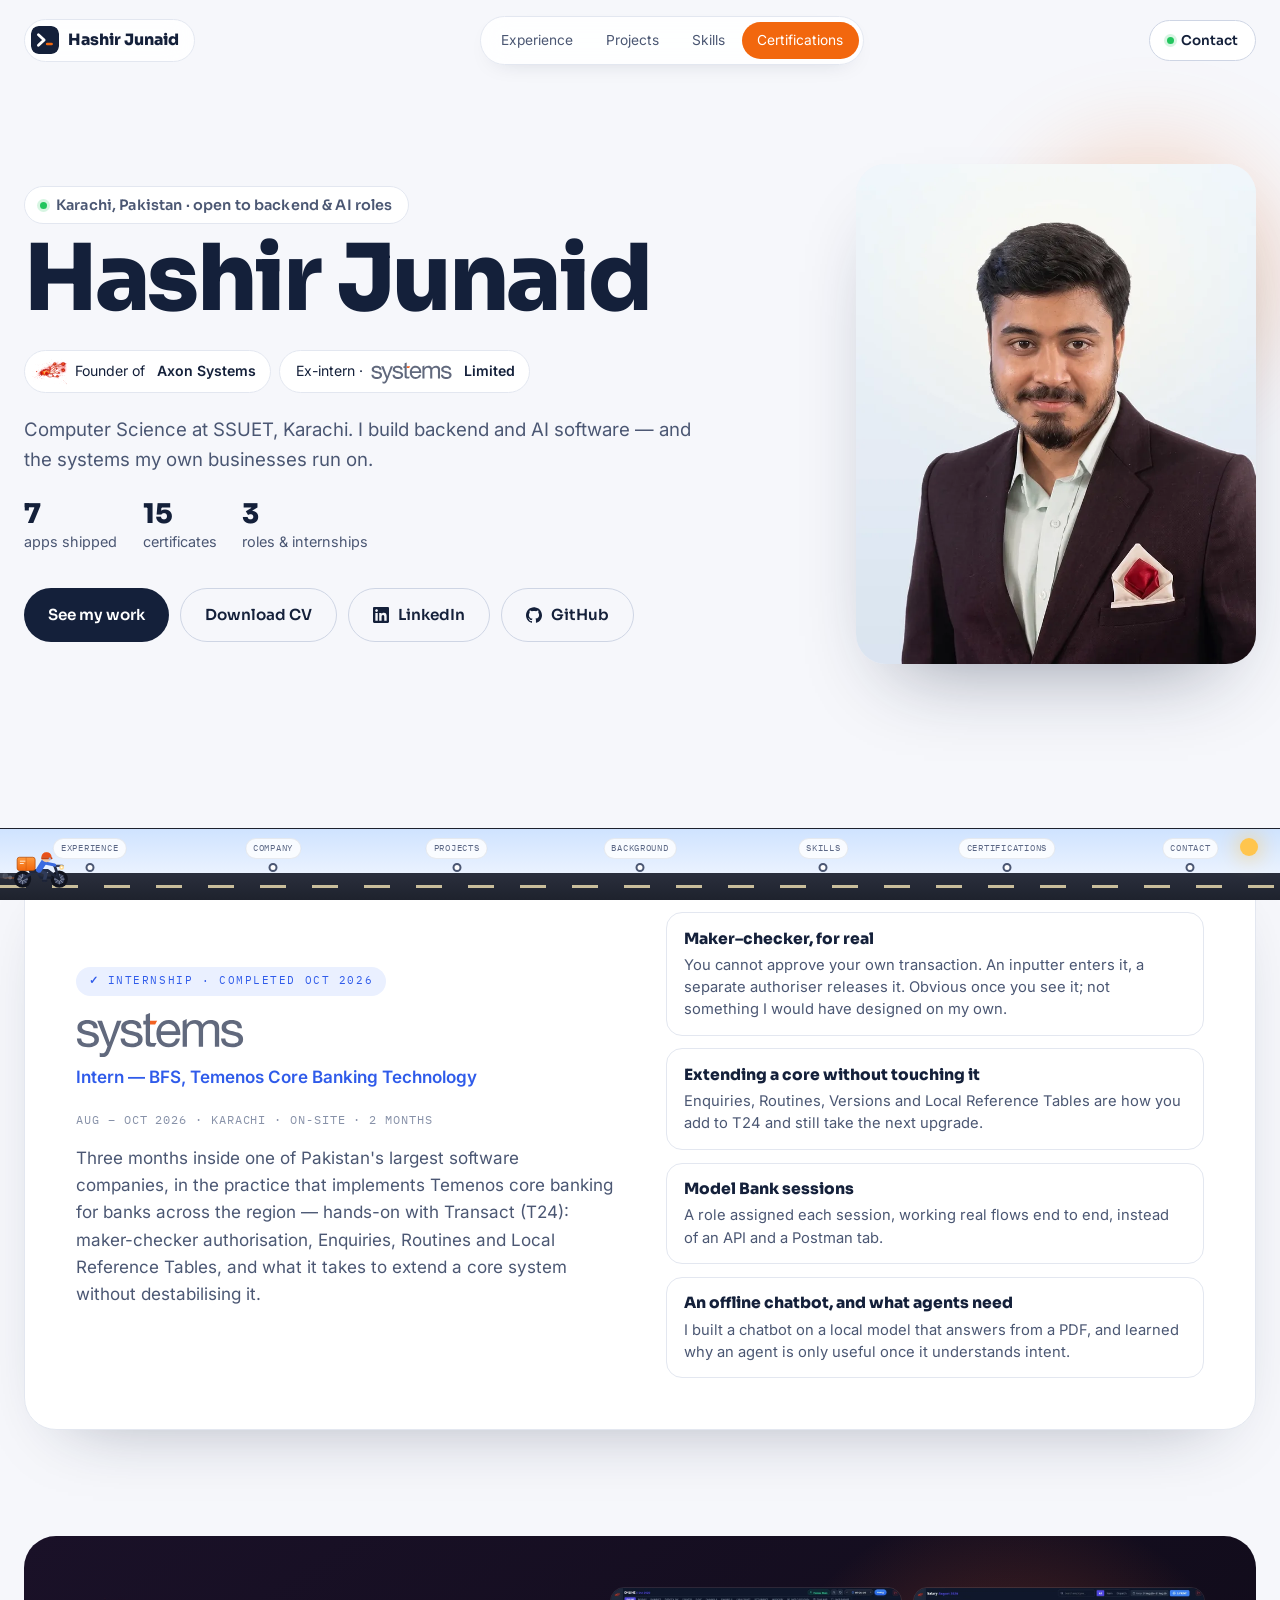
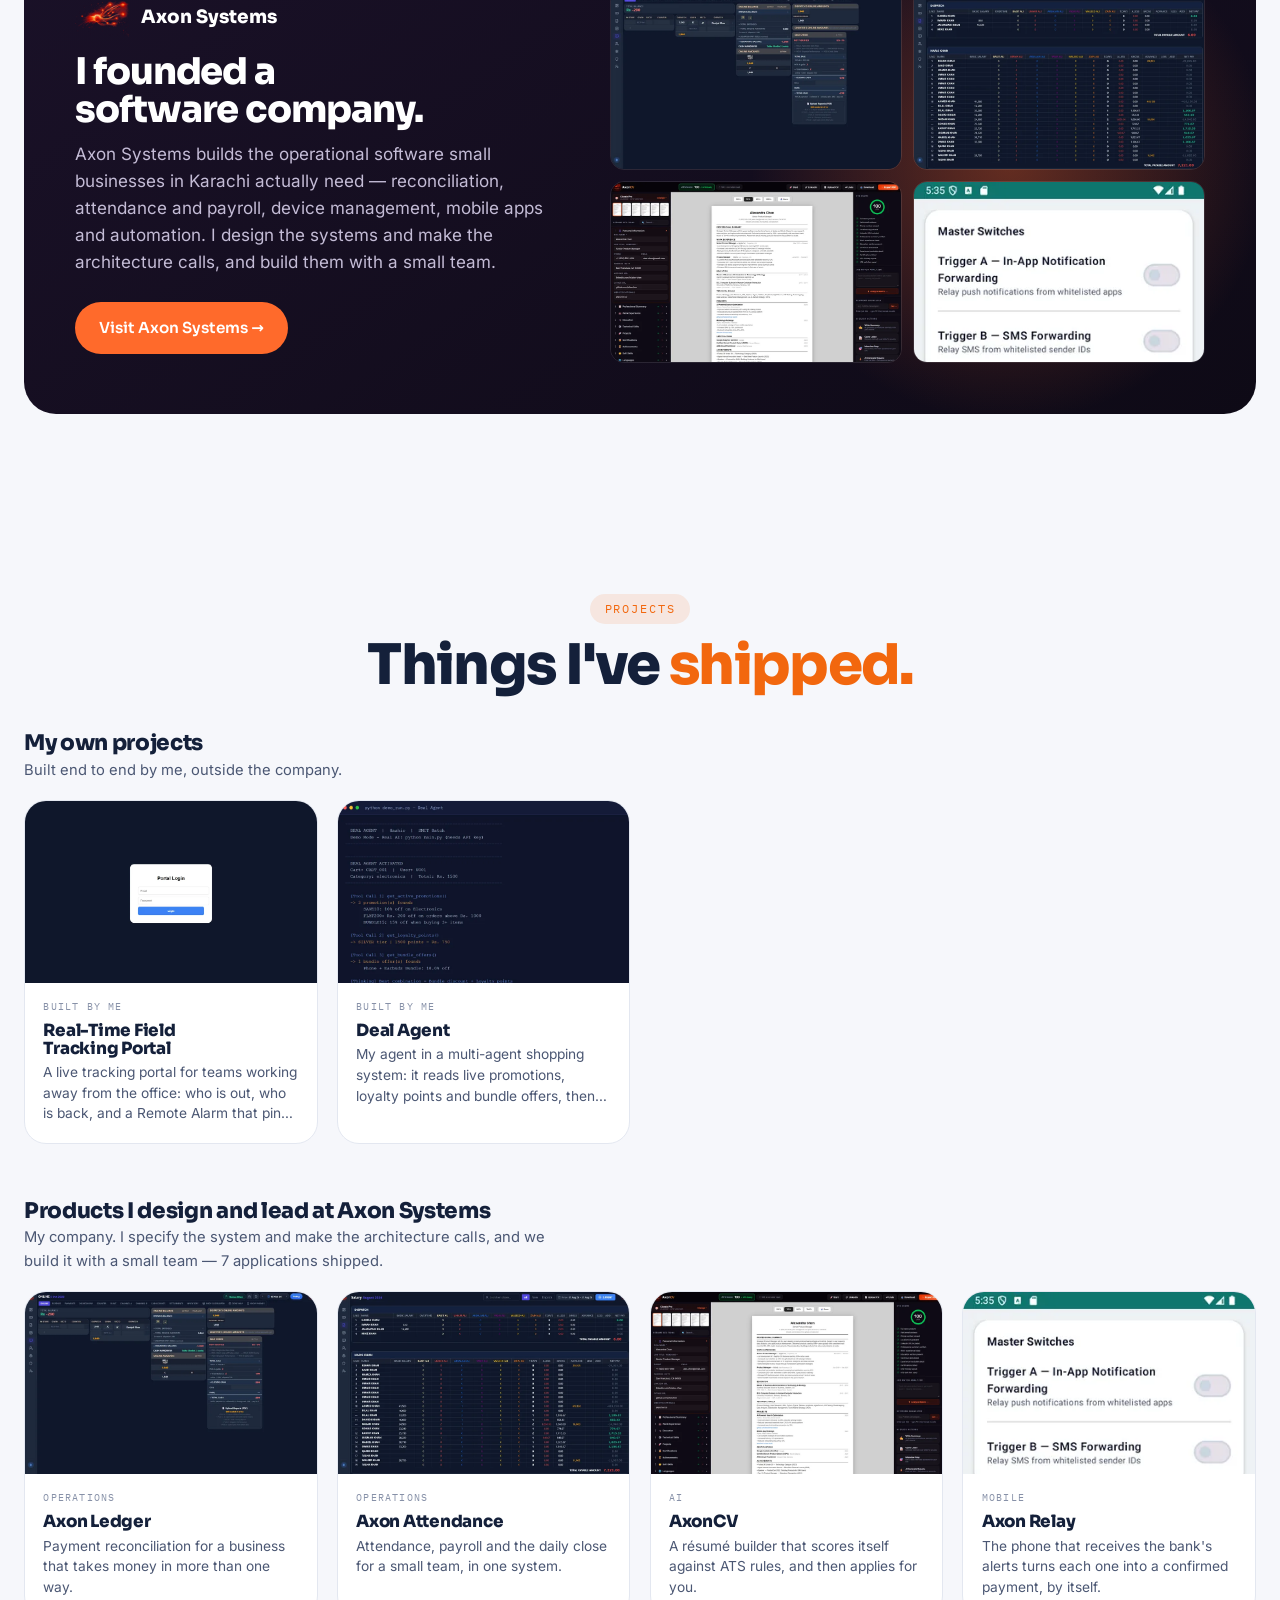
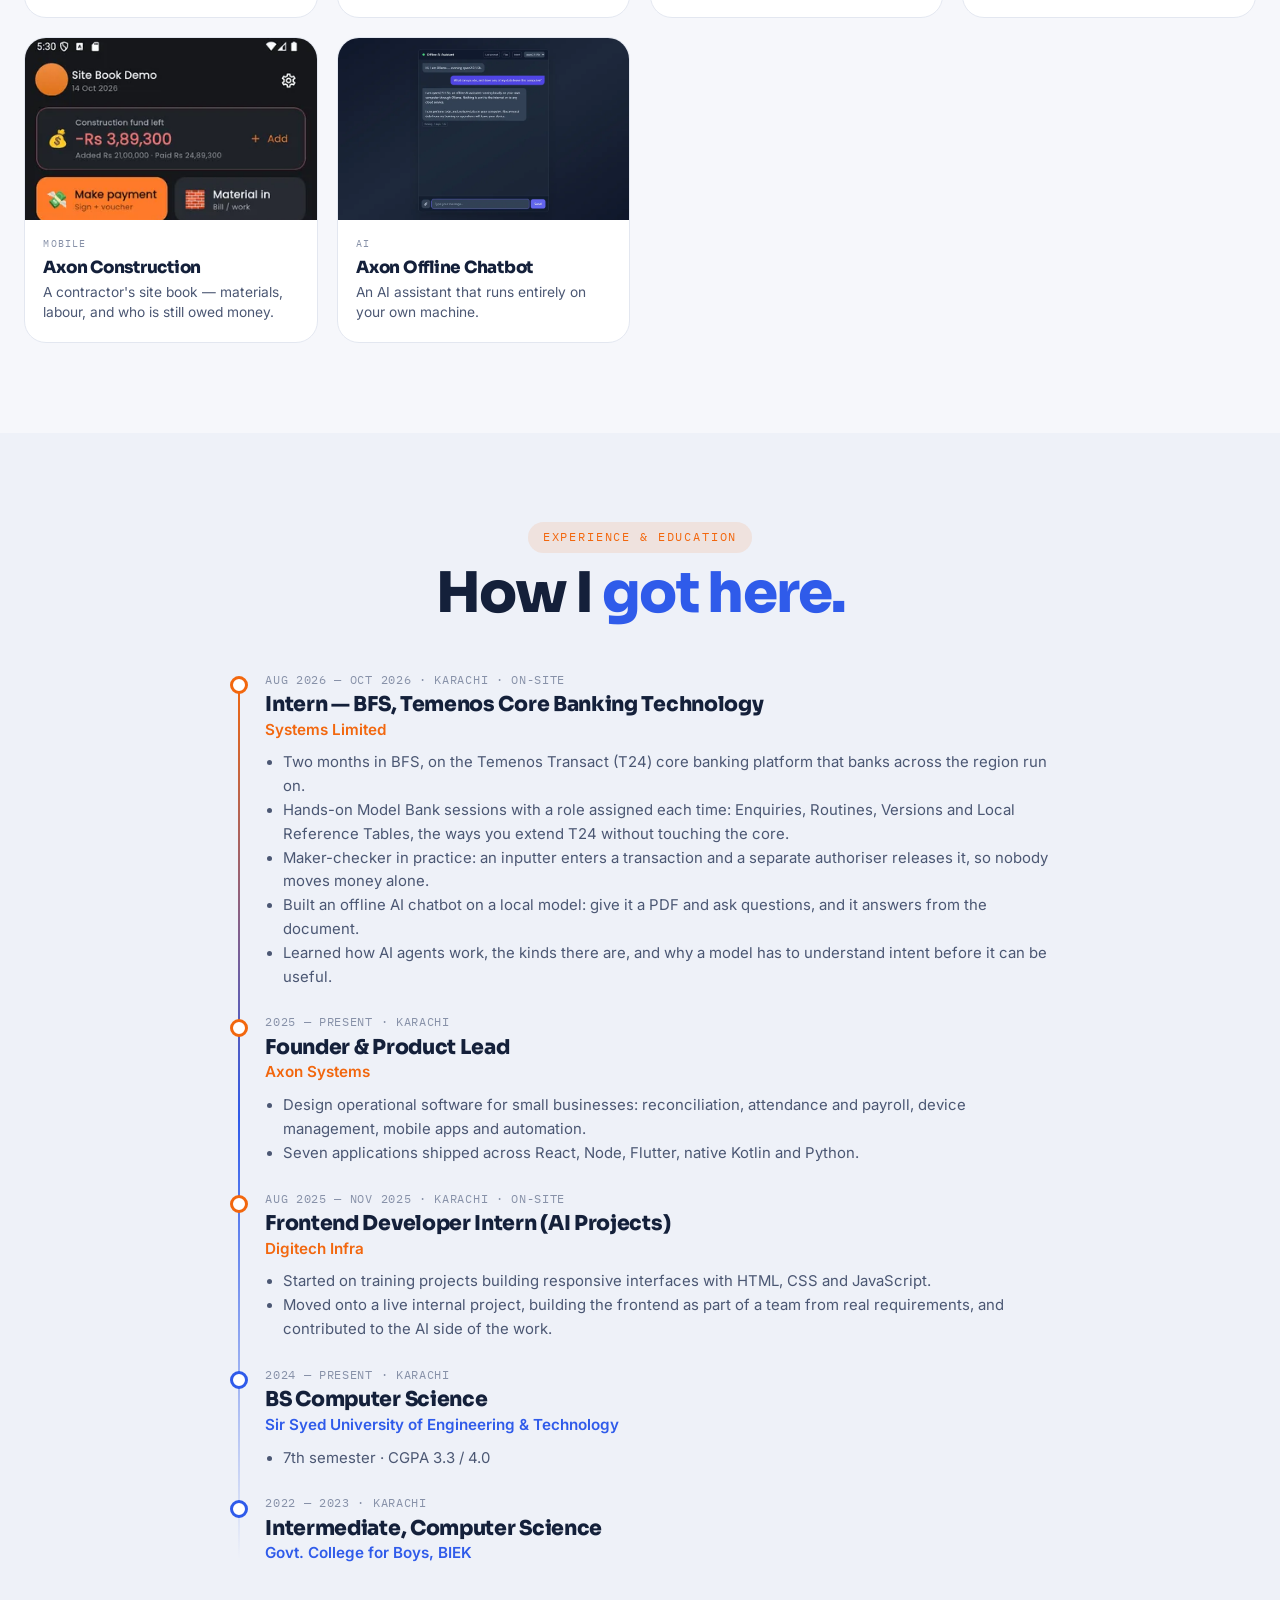
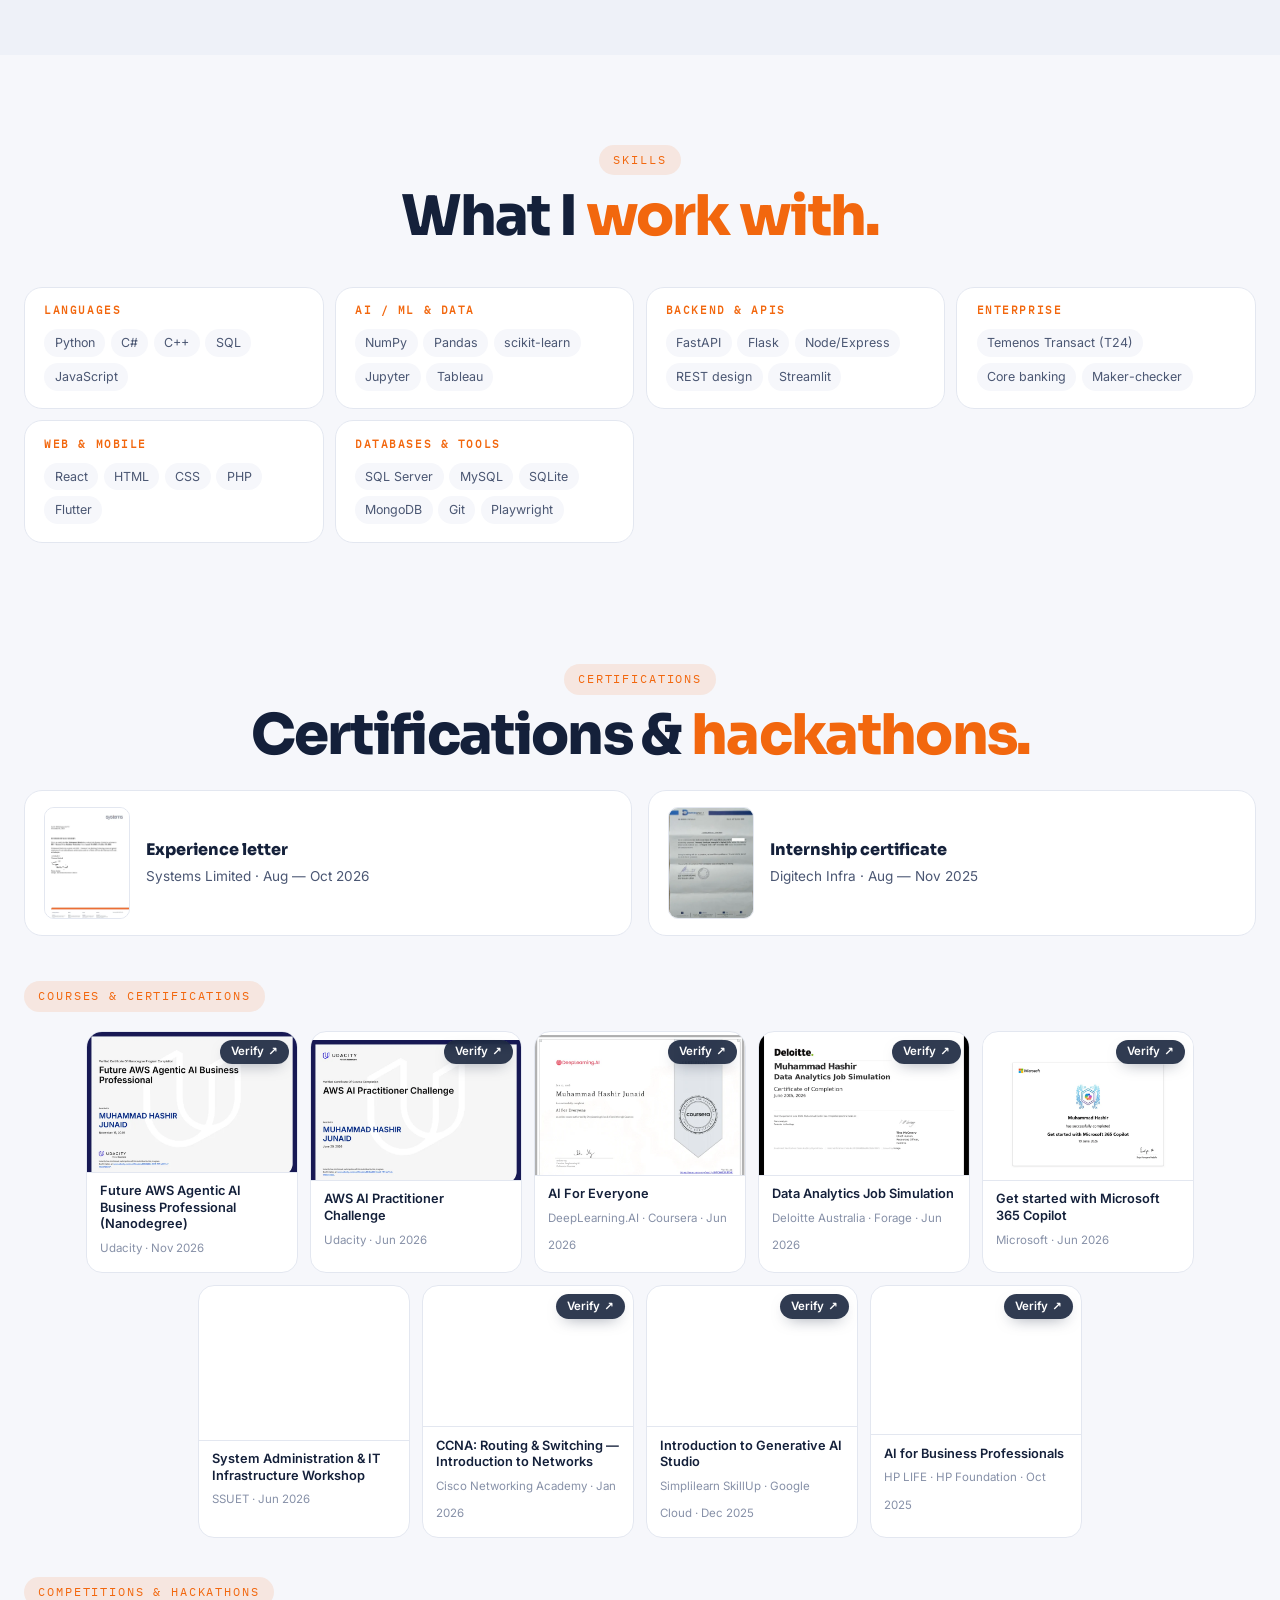
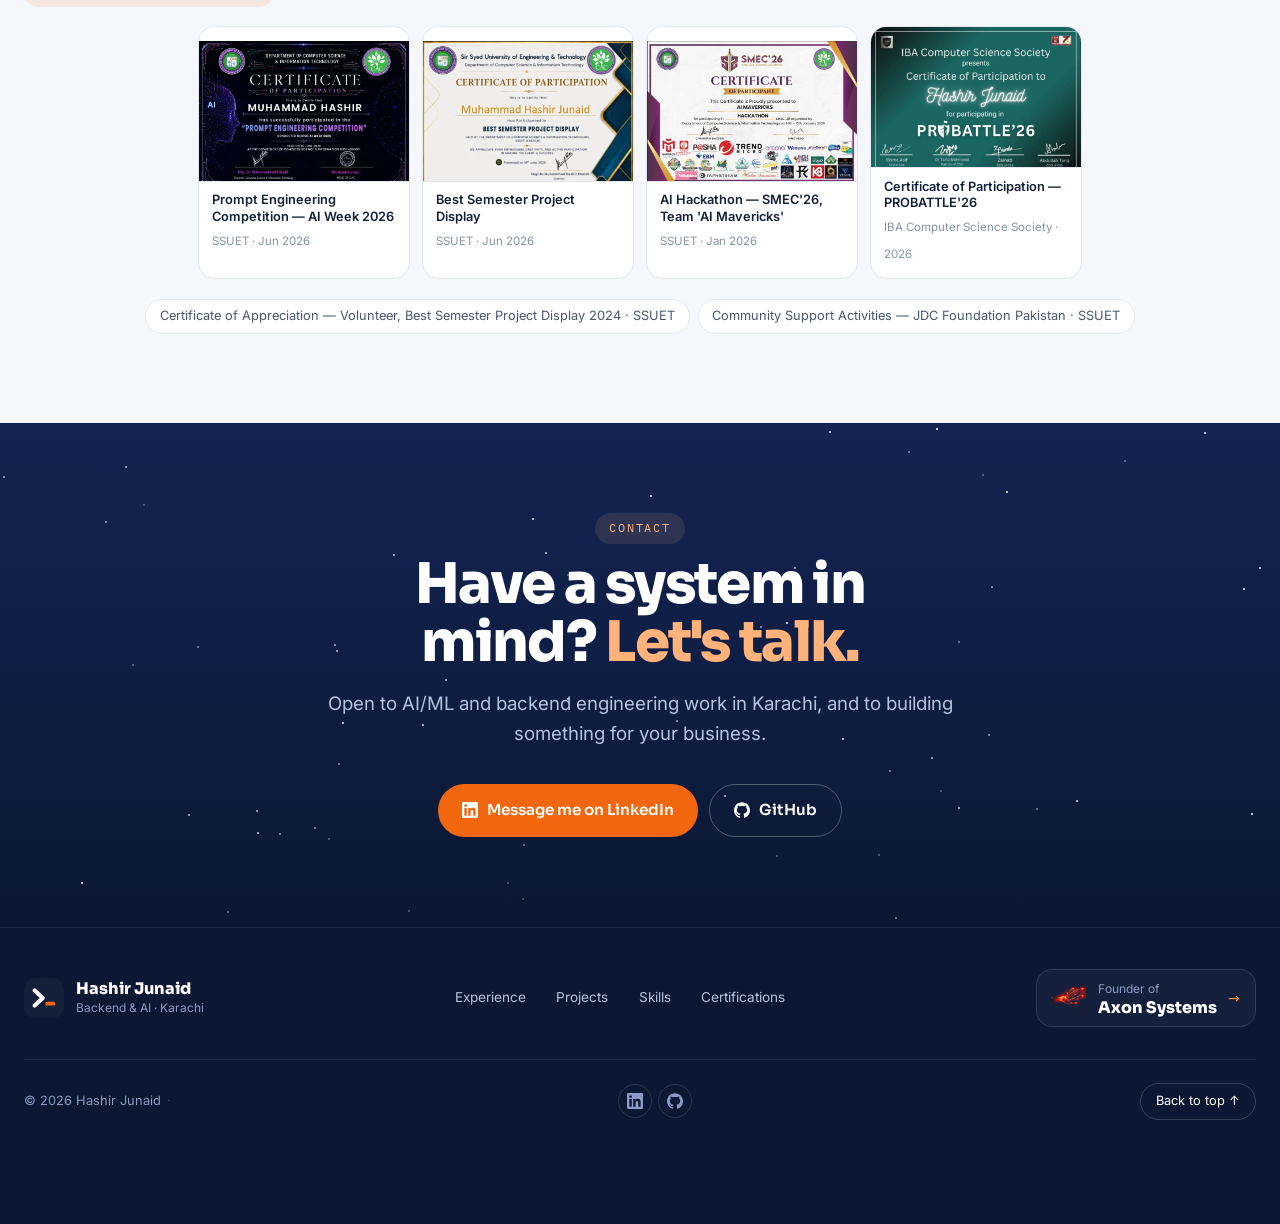
<file: index.html>
<!doctype html>
<html lang="en" data-brand="portfolio">
<head>
<meta charset="utf-8">
<meta name="viewport" content="width=device-width, initial-scale=1">
<title>Hashir Junaid — Backend &amp; AI Developer | Axon Systems</title>
<meta name="description" content="Hashir Junaid: backend &amp; AI developer in Karachi, founder of Axon Systems, ex-intern at Systems Limited (Temenos core banking). Projects &amp; certificates.">
<meta name="robots" content="index, follow, max-image-preview:large, max-snippet:-1">
<meta name="theme-color" content="#F6F7FB">
<meta name="author" content="Hashir Junaid">
<link rel="canonical" href="https://hashirjunaid.me/">
<meta property="og:site_name" content="Hashir Junaid">
<meta property="og:locale" content="en_US">
<meta property="og:type" content="profile">
<meta property="og:title" content="Hashir Junaid — Backend &amp; AI Developer | Axon Systems">
<meta property="og:description" content="Hashir Junaid: backend &amp; AI developer in Karachi, founder of Axon Systems, ex-intern at Systems Limited (Temenos core banking). Projects &amp; certificates.">
<meta property="og:url" content="https://hashirjunaid.me/">
<meta property="og:image" content="https://hashirjunaid.me/assets/og.png">
<meta property="og:image:width" content="1200">
<meta property="og:image:height" content="630">
<meta property="og:image:alt" content="Hashir Junaid — Backend &amp; AI Developer, founder of Axon Systems">
<meta name="twitter:card" content="summary_large_image">
<meta name="twitter:title" content="Hashir Junaid — Backend &amp; AI Developer | Axon Systems">
<meta name="twitter:description" content="Hashir Junaid: backend &amp; AI developer in Karachi, founder of Axon Systems, ex-intern at Systems Limited (Temenos core banking). Projects &amp; certificates.">
<meta name="twitter:image" content="https://hashirjunaid.me/assets/og.png">
<meta property="profile:first_name" content="Hashir">
<meta property="profile:last_name" content="Junaid">
<link rel="icon" href="assets/favicon.svg?v=mx0ft8wy" type="image/svg+xml">
<link rel="apple-touch-icon" href="assets/apple-touch-icon.png">
<script type="application/ld+json">{"@context":"https://schema.org","@graph":[{"@type":"WebSite","@id":"https://hashirjunaid.me/#website","name":"Hashir Junaid","inLanguage":"en","publisher":{"@id":"https://hashirjunaid.me/#person"},"url":"https://hashirjunaid.me/"},{"@type":"ProfilePage","@id":"https://hashirjunaid.me/#profile","name":"Hashir Junaid — portfolio","inLanguage":"en","isPartOf":{"@id":"https://hashirjunaid.me/#website"},"mainEntity":{"@id":"https://hashirjunaid.me/#person"},"about":{"@id":"https://hashirjunaid.me/#person"},"url":"https://hashirjunaid.me/"},{"@type":"Person","@id":"https://hashirjunaid.me/#person","name":"Hashir Junaid","alternateName":["Muhammad Hashir Junaid","Muhammad Hashir"],"sameAs":["https://www.linkedin.com/in/hashir-junaid-1ab40227a","https://github.com/hashir13-debug"],"url":"https://hashirjunaid.me/","jobTitle":"Backend & AI Developer","description":"Backend and AI developer in Karachi, Computer Science student at SSUET, founder of Axon Systems, and former intern in Temenos core banking at Systems Limited.","image":"https://hashirjunaid.me/assets/avatar.webp","address":{"@type":"PostalAddress","addressLocality":"Karachi","addressRegion":"Sindh","addressCountry":"PK"},"nationality":{"@type":"Country","name":"Pakistan"},"worksFor":{"@id":"https://axonsystems.tech/#organization"},"alumniOf":[{"@type":"CollegeOrUniversity","name":"Sir Syed University of Engineering & Technology","alternateName":"SSUET","url":"https://www.ssuet.edu.pk/"},{"@type":"Organization","name":"Systems Limited","url":"https://www.systemsltd.com/"}],"knowsAbout":["Python","Backend development","REST APIs","FastAPI","Flask","Node.js","React","MongoDB","SQL","Artificial intelligence","Machine learning","Temenos Transact (T24)","Core banking","Android","Flutter"],"hasCredential":[{"@type":"EducationalOccupationalCredential","name":"Future AWS Agentic AI Business Professional (Nanodegree)","credentialCategory":"certificate","recognizedBy":{"@type":"Organization","name":"Udacity"}},{"@type":"EducationalOccupationalCredential","name":"AWS AI Practitioner Challenge","credentialCategory":"certificate","recognizedBy":{"@type":"Organization","name":"Udacity"}},{"@type":"EducationalOccupationalCredential","name":"AI For Everyone","credentialCategory":"certificate","recognizedBy":{"@type":"Organization","name":"DeepLearning.AI"}},{"@type":"EducationalOccupationalCredential","name":"Data Analytics Job Simulation","credentialCategory":"certificate","recognizedBy":{"@type":"Organization","name":"Deloitte Australia"}},{"@type":"EducationalOccupationalCredential","name":"Get started with Microsoft 365 Copilot","credentialCategory":"certificate","recognizedBy":{"@type":"Organization","name":"Microsoft"}},{"@type":"EducationalOccupationalCredential","name":"CCNA: Routing & Switching — Introduction to Networks","credentialCategory":"certificate","recognizedBy":{"@type":"Organization","name":"Cisco Networking Academy"}},{"@type":"EducationalOccupationalCredential","name":"System Administration & IT Infrastructure Workshop","credentialCategory":"certificate","recognizedBy":{"@type":"Organization","name":"SSUET"}},{"@type":"EducationalOccupationalCredential","name":"Prompt Engineering Competition — AI Week 2026","credentialCategory":"certificate","recognizedBy":{"@type":"Organization","name":"SSUET"}},{"@type":"EducationalOccupationalCredential","name":"Best Semester Project Display","credentialCategory":"certificate","recognizedBy":{"@type":"Organization","name":"SSUET"}},{"@type":"EducationalOccupationalCredential","name":"Certificate of Participation — PROBATTLE'26","credentialCategory":"certificate","recognizedBy":{"@type":"Organization","name":"IBA Computer Science Society"}},{"@type":"EducationalOccupationalCredential","name":"AI Hackathon — SMEC'26, Team 'AI Mavericks'","credentialCategory":"certificate","recognizedBy":{"@type":"Organization","name":"SSUET"}},{"@type":"EducationalOccupationalCredential","name":"AI for Business Professionals","credentialCategory":"certificate","recognizedBy":{"@type":"Organization","name":"HP LIFE"}},{"@type":"EducationalOccupationalCredential","name":"Introduction to Generative AI Studio","credentialCategory":"certificate","recognizedBy":{"@type":"Organization","name":"Simplilearn SkillUp"}},{"@type":"EducationalOccupationalCredential","name":"Certificate of Appreciation — Volunteer, Best Semester Project Display 2024","credentialCategory":"certificate","recognizedBy":{"@type":"Organization","name":"SSUET"}},{"@type":"EducationalOccupationalCredential","name":"Community Support Activities — JDC Foundation Pakistan","credentialCategory":"certificate","recognizedBy":{"@type":"Organization","name":"SSUET"}}],"knowsLanguage":["English","Urdu"]},{"@type":"Organization","@id":"https://axonsystems.tech/#organization","name":"Axon Systems","founder":{"@id":"https://hashirjunaid.me/#person"},"url":"https://axonsystems.tech/"}]}</script>
<link rel="preload" as="font" type="font/woff2" href="assets/fonts/inter-400-latin.woff2" crossorigin>
<link rel="preload" as="font" type="font/woff2" href="assets/fonts/sora-800-latin.woff2" crossorigin>
<link rel="stylesheet" href="assets/fonts.css">
<link rel="preload" as="image" href="assets/avatar.webp?v=mx0ft8wy" fetchpriority="high">
<link rel="stylesheet" href="assets/portfolio.css?v=mx0ft8wy">
</head>
<body>

<header class="pf-nav"><div class="pf-wrap pf-nav__in">
  <a class="pf-brand" href="#top"><img src="assets/mark.svg?v=mx0ft8wy" alt=""><span>Hashir Junaid</span></a>
  <nav class="pf-links"><a href="#experience">Experience</a><a href="#projects">Projects</a><a href="#skills">Skills</a><a href="#certifications">Certifications</a></nav>
  <a class="pf-cta" href="#contact"><i></i>Contact</a>
</div></header>

<main id="top">

  <section class="pf-section pf-hero"><div class="pf-wrap pf-hero__grid">
    <div>
      <div class="pf-hello" data-r><i></i>Karachi, Pakistan &middot; open to backend &amp; AI roles</div>
      <h1 data-r data-r-delay="80">Hashir Junaid</h1>
      <div class="pf-rolepills" data-r data-r-delay="160">
        <span class="pf-rolepill"><img src="assets/axon-mark.png?v=mx0ft8wy" alt="">Founder of <strong>&nbsp;Axon Systems</strong></span>
        <span class="pf-rolepill pf-rolepill--logo">Ex-intern &middot; <img class="pf-sl" src="assets/logos/systems-limited.svg" alt=""><b>&nbsp;Limited</b></span>
      </div>
      <p class="pf-lede" style="margin-top:1.4rem" data-r data-r-delay="220">Computer Science at SSUET, Karachi. I build backend and AI software &mdash; and the systems my own businesses run on.</p>
      <ul class="pf-herostats" data-r data-r-delay="250">
        <li><b>7</b> apps shipped</li>
        <li><b>15</b> certificates</li>
        <li><b>3</b> roles &amp; internships</li>
      </ul>
      <div class="pf-btns" data-r data-r-delay="280">
        <a class="pf-btn" href="#projects">See my work</a>
        <a class="pf-btn pf-btn--ghost" href="assets/hashir-junaid-cv.pdf" download data-cv>Download CV</a>
        <a class="pf-btn pf-btn--ghost" href="https://www.linkedin.com/in/hashir-junaid-1ab40227a" target="_blank" rel="noopener"><svg viewBox="0 0 24 24" width="16" height="16" fill="currentColor" aria-hidden="true"><path d="M20.447 20.452h-3.554v-5.569c0-1.328-.027-3.037-1.852-3.037-1.853 0-2.136 1.445-2.136 2.939v5.667H9.351V9h3.414v1.561h.046c.477-.9 1.637-1.85 3.37-1.85 3.601 0 4.267 2.37 4.267 5.455v6.286zM5.337 7.433c-1.144 0-2.063-.926-2.063-2.065 0-1.138.92-2.063 2.063-2.063 1.14 0 2.064.925 2.064 2.063 0 1.139-.925 2.065-2.064 2.065zm1.782 13.019H3.555V9h3.564v11.452zM22.225 0H1.771C.792 0 0 .774 0 1.729v20.542C0 23.227.792 24 1.771 24h20.451C23.2 24 24 23.227 24 22.271V1.729C24 .774 23.2 0 22.222 0h.003z"/></svg> LinkedIn</a>
        <a class="pf-btn pf-btn--ghost" href="https://github.com/hashir13-debug" target="_blank" rel="noopener"><svg viewBox="0 0 24 24" width="16" height="16" fill="currentColor" aria-hidden="true"><path d="M12 .297c-6.63 0-12 5.373-12 12 0 5.303 3.438 9.8 8.205 11.385.6.113.82-.258.82-.577 0-.285-.01-1.04-.015-2.04-3.338.724-4.042-1.61-4.042-1.61C4.422 18.07 3.633 17.7 3.633 17.7c-1.087-.744.084-.729.084-.729 1.205.084 1.838 1.236 1.838 1.236 1.07 1.835 2.809 1.305 3.495.998.108-.776.417-1.305.76-1.605-2.665-.3-5.466-1.332-5.466-5.93 0-1.31.465-2.38 1.235-3.22-.135-.303-.54-1.523.105-3.176 0 0 1.005-.322 3.3 1.23.96-.267 1.98-.399 3-.405 1.02.006 2.04.138 3 .405 2.28-1.552 3.285-1.23 3.285-1.23.645 1.653.24 2.873.12 3.176.765.84 1.23 1.91 1.23 3.22 0 4.61-2.805 5.625-5.475 5.92.42.36.81 1.096.81 2.22 0 1.606-.015 2.896-.015 3.286 0 .315.21.69.825.57C20.565 22.092 24 17.592 24 12.297c0-6.627-5.373-12-12-12"/></svg> GitHub</a>
      </div>
    </div>
    <div class="pf-portrait" data-r data-r-delay="140">
      <div class="pf-portrait__img"><img src="assets/avatar.webp?v=mx0ft8wy" alt="Hashir Junaid, backend and AI developer in Karachi" width="720" height="900" fetchpriority="high"></div>
    </div>
  </div></section>

  <section class="pf-section" id="experience" style="padding-top:2rem"><div class="pf-wrap">
    <div class="pf-feature" data-r>
      <div>
        <span class="pf-feature__tag pf-feature__tag--done"><i></i>Internship &middot; Completed Oct 2026</span>
        <h2 class="pf-feature__h"><img class="pf-sl-lg" src="assets/logos/systems-limited.svg" alt="Internship at Systems Limited" width="187" height="51"></h2>
        <div class="pf-feature__role">Intern &mdash; BFS, Temenos Core Banking Technology</div>
        <div class="pf-feature__when">Aug &ndash; Oct 2026 &middot; Karachi &middot; On-site &middot; 2 months</div>
        <p>Three months inside one of Pakistan's largest software companies, in the practice that implements Temenos core banking for banks across the region &mdash; hands-on with Transact (T24): maker-checker authorisation, Enquiries, Routines and Local Reference Tables, and what it takes to extend a core system without destabilising it.</p>
      </div>
      <div>
        <ul class="pf-learned">
          <li><b>Maker&ndash;checker, for real</b>You cannot approve your own transaction. An inputter enters it, a separate authoriser releases it. Obvious once you see it; not something I would have designed on my own.</li>
          <li><b>Extending a core without touching it</b>Enquiries, Routines, Versions and Local Reference Tables are how you add to T24 and still take the next upgrade.</li>
          <li><b>Model Bank sessions</b>A role assigned each session, working real flows end to end, instead of an API and a Postman tab.</li>
          <li><b>An offline chatbot, and what agents need</b>I built a chatbot on a local model that answers from a PDF, and learned why an agent is only useful once it understands intent.</li>
        </ul>
      </div>
    </div>
  </div></section>

  <section class="pf-section" id="company" style="padding-top:1rem"><div class="pf-wrap">
    <div class="pf-founder" data-r>
      <div>
        <div class="pf-founder__mark"><img src="assets/axon-mark.png?v=mx0ft8wy" alt="">Axon Systems</div>
        <h2 class="pf-founder__h">I founded a software company.</h2>
        <p>Axon Systems builds the operational software small businesses in Karachi actually need &mdash; reconciliation, attendance and payroll, device management, mobile apps and automation. I design the systems and make the architecture calls, and build them with a small team.</p>
        <div class="pf-btns" style="margin-top:1.6rem">
          <a class="pf-btn" href="https://axonsystems.tech/">Visit Axon Systems &rarr;</a>
        </div>
      </div>
      <div class="pf-founder__shots">
        <img src="assets/shots/axon-ledger/07-ledger-01-online@thumb.webp" alt="Axon Ledger — product screenshot" loading="lazy" decoding="async" width="760" height="475"><img src="assets/shots/axon-attendance/04-salary@thumb.webp" alt="Axon Attendance — product screenshot" loading="lazy" decoding="async" width="760" height="475"><img src="assets/shots/axon-cv/02-builder@thumb.webp" alt="AxonCV — product screenshot" loading="lazy" decoding="async" width="760" height="475"><img src="assets/shots/axon-relay/01-relay-launch@thumb.webp" alt="Axon Relay — product screenshot" loading="lazy" decoding="async" width="760" height="475">
      </div>
    </div>
  </div></section>

  <section class="pf-section" id="projects"><div class="pf-wrap">
    <div class="pf-center" style="margin-bottom:2.4rem">
      <p class="pf-eyebrow" data-r>Projects</p>
      <h2 data-r data-r-delay="60">Things I've <span class="pf-hi">shipped.</span></h2>
    </div>

    <div class="pf-grouphead" data-r>
      <h3>My own projects</h3>
      <p>Built end to end by me, outside the company.</p>
    </div>
    <div class="pf-projects"><button type="button" data-full="assets/shots/dispatch-portal/01-admin-login.webp" data-cap="Real-Time Field Tracking Portal" class="pf-project" data-r data-r-delay="0">
    <div class="pf-project__pic"><img src="assets/shots/dispatch-portal/01-admin-login@thumb.webp" alt="Real-Time Field Tracking Portal — product screenshot" loading="lazy" decoding="async" width="760" height="475"></div>
    <div class="pf-project__b">
      <div class="pf-project__k">Built by me</div>
      <h3>Real-Time Field Tracking Portal</h3>
      <p>A live tracking portal for teams working away from the office: who is out, who is back, and a Remote Alarm that pings anyone who has stopped responding. Runs in the browser, so nothing has to be installed on a phone.</p>
    </div>
  </button><button type="button" data-full="assets/shots/deal-agent/01-deal-agent-run.webp" data-cap="Deal Agent" class="pf-project" data-r data-r-delay="70">
    <div class="pf-project__pic"><img src="assets/shots/deal-agent/01-deal-agent-run@thumb.webp" alt="Deal Agent — product screenshot" loading="lazy" decoding="async" width="760" height="475"></div>
    <div class="pf-project__b">
      <div class="pf-project__k">Built by me</div>
      <h3>Deal Agent</h3>
      <p>My agent in a multi-agent shopping system: it reads live promotions, loyalty points and bundle offers, then applies whichever combination saves the customer most.</p>
    </div>
  </button></div>

    <div class="pf-grouphead" data-r style="margin-top:3.5rem">
      <h3>Products I design and lead at Axon Systems</h3>
      <p>My company. I specify the system and make the architecture calls, and we build it with a small team &mdash; 7 applications shipped.</p>
    </div>
    <div class="pf-projects"><a href="https://axonsystems.tech/products/axon-ledger/" class="pf-project" data-r data-r-delay="0">
    <div class="pf-project__pic"><img src="assets/shots/axon-ledger/07-ledger-01-online@thumb.webp" alt="Axon Ledger — product screenshot" loading="lazy" decoding="async" width="760" height="475"></div>
    <div class="pf-project__b">
      <div class="pf-project__k">Operations</div>
      <h3>Axon Ledger</h3>
      <p>Payment reconciliation for a business that takes money in more than one way.</p>
    </div>
  </a><a href="https://axonsystems.tech/products/axon-attendance/" class="pf-project" data-r data-r-delay="70">
    <div class="pf-project__pic"><img src="assets/shots/axon-attendance/04-salary@thumb.webp" alt="Axon Attendance — product screenshot" loading="lazy" decoding="async" width="760" height="475"></div>
    <div class="pf-project__b">
      <div class="pf-project__k">Operations</div>
      <h3>Axon Attendance</h3>
      <p>Attendance, payroll and the daily close for a small team, in one system.</p>
    </div>
  </a><a href="https://axonsystems.tech/products/axon-cv/" class="pf-project" data-r data-r-delay="140">
    <div class="pf-project__pic"><img src="assets/shots/axon-cv/02-builder@thumb.webp" alt="AxonCV — product screenshot" loading="lazy" decoding="async" width="760" height="475"></div>
    <div class="pf-project__b">
      <div class="pf-project__k">AI</div>
      <h3>AxonCV</h3>
      <p>A résumé builder that scores itself against ATS rules, and then applies for you.</p>
    </div>
  </a><a href="https://axonsystems.tech/products/axon-relay/" class="pf-project" data-r data-r-delay="210">
    <div class="pf-project__pic"><img src="assets/shots/axon-relay/01-relay-launch@thumb.webp" alt="Axon Relay — product screenshot" loading="lazy" decoding="async" width="760" height="475"></div>
    <div class="pf-project__b">
      <div class="pf-project__k">Mobile</div>
      <h3>Axon Relay</h3>
      <p>The phone that receives the bank's alerts turns each one into a confirmed payment, by itself.</p>
    </div>
  </a><a href="https://axonsystems.tech/products/axon-construction/" class="pf-project" data-r data-r-delay="0">
    <div class="pf-project__pic"><img src="assets/shots/axon-construction/02-home@thumb.webp" alt="Axon Construction — product screenshot" loading="lazy" decoding="async" width="760" height="475"></div>
    <div class="pf-project__b">
      <div class="pf-project__k">Mobile</div>
      <h3>Axon Construction</h3>
      <p>A contractor's site book — materials, labour, and who is still owed money.</p>
    </div>
  </a><a href="https://axonsystems.tech/products/axon-offline-chatbot/" class="pf-project" data-r data-r-delay="70">
    <div class="pf-project__pic"><img src="assets/shots/axon-offline-chatbot/02-chat-reply@thumb.webp" alt="Axon Offline Chatbot — product screenshot" loading="lazy" decoding="async" width="760" height="475"></div>
    <div class="pf-project__b">
      <div class="pf-project__k">AI</div>
      <h3>Axon Offline Chatbot</h3>
      <p>An AI assistant that runs entirely on your own machine.</p>
    </div>
  </a></div>
  </div></section>

  <section class="pf-section" id="background" style="background:var(--pf-bg-2)"><div class="pf-narrow">
    <div class="pf-center" style="margin-bottom:3rem">
      <p class="pf-eyebrow" data-r>Experience &amp; education</p>
      <h2 data-r data-r-delay="60">How I <span class="pf-hi-blue">got here.</span></h2>
    </div>
    <div class="pf-tl">
      <div class="pf-tlitem" data-kind="work" data-r data-r-delay="0">
        <div class="pf-tlwhen">Aug 2026 — Oct 2026 &middot; Karachi · On-site</div>
        <h3>Intern — BFS, Temenos Core Banking Technology</h3>
        <div class="pf-tlorg">Systems Limited</div>
        <ul><li>Two months in BFS, on the Temenos Transact (T24) core banking platform that banks across the region run on.</li><li>Hands-on Model Bank sessions with a role assigned each time: Enquiries, Routines, Versions and Local Reference Tables, the ways you extend T24 without touching the core.</li><li>Maker-checker in practice: an inputter enters a transaction and a separate authoriser releases it, so nobody moves money alone.</li><li>Built an offline AI chatbot on a local model: give it a PDF and ask questions, and it answers from the document.</li><li>Learned how AI agents work, the kinds there are, and why a model has to understand intent before it can be useful.</li></ul>
      </div><div class="pf-tlitem" data-kind="work" data-r data-r-delay="60">
        <div class="pf-tlwhen">2025 — Present &middot; Karachi</div>
        <h3>Founder &amp; Product Lead</h3>
        <div class="pf-tlorg">Axon Systems</div>
        <ul><li>Design operational software for small businesses: reconciliation, attendance and payroll, device management, mobile apps and automation.</li><li>Seven applications shipped across React, Node, Flutter, native Kotlin and Python.</li></ul>
      </div><div class="pf-tlitem" data-kind="work" data-r data-r-delay="120">
        <div class="pf-tlwhen">Aug 2025 — Nov 2025 &middot; Karachi · On-site</div>
        <h3>Frontend Developer Intern (AI Projects)</h3>
        <div class="pf-tlorg">Digitech Infra</div>
        <ul><li>Started on training projects building responsive interfaces with HTML, CSS and JavaScript.</li><li>Moved onto a live internal project, building the frontend as part of a team from real requirements, and contributed to the AI side of the work.</li></ul>
      </div><div class="pf-tlitem" data-kind="study" data-r data-r-delay="180">
        <div class="pf-tlwhen">2024 — Present &middot; Karachi</div>
        <h3>BS Computer Science</h3>
        <div class="pf-tlorg">Sir Syed University of Engineering &amp; Technology</div>
        <ul><li>7th semester · CGPA 3.3 / 4.0</li></ul>
      </div><div class="pf-tlitem" data-kind="study" data-r data-r-delay="240">
        <div class="pf-tlwhen">2022 — 2023 &middot; Karachi</div>
        <h3>Intermediate, Computer Science</h3>
        <div class="pf-tlorg">Govt. College for Boys, BIEK</div>
        
      </div>
    </div>
  </div></section>

  <section class="pf-section" id="skills"><div class="pf-wrap">
    <div class="pf-center" style="margin-bottom:2.6rem">
      <p class="pf-eyebrow" data-r>Skills</p>
      <h2 data-r data-r-delay="60">What I <span class="pf-hi">work with.</span></h2>
    </div>
    <div class="pf-skills">
      <div class="pf-skill" data-r data-r-delay="0">
        <h3>Languages</h3>
        <div class="pf-tags"><span>Python</span><span>C#</span><span>C++</span><span>SQL</span><span>JavaScript</span></div>
      </div><div class="pf-skill" data-r data-r-delay="60">
        <h3>AI / ML &amp; Data</h3>
        <div class="pf-tags"><span>NumPy</span><span>Pandas</span><span>scikit-learn</span><span>Jupyter</span><span>Tableau</span></div>
      </div><div class="pf-skill" data-r data-r-delay="120">
        <h3>Backend &amp; APIs</h3>
        <div class="pf-tags"><span>FastAPI</span><span>Flask</span><span>Node/Express</span><span>REST design</span><span>Streamlit</span></div>
      </div><div class="pf-skill" data-r data-r-delay="0">
        <h3>Enterprise</h3>
        <div class="pf-tags"><span>Temenos Transact (T24)</span><span>Core banking</span><span>Maker-checker</span></div>
      </div><div class="pf-skill" data-r data-r-delay="60">
        <h3>Web &amp; Mobile</h3>
        <div class="pf-tags"><span>React</span><span>HTML</span><span>CSS</span><span>PHP</span><span>Flutter</span></div>
      </div><div class="pf-skill" data-r data-r-delay="120">
        <h3>Databases &amp; Tools</h3>
        <div class="pf-tags"><span>SQL Server</span><span>MySQL</span><span>SQLite</span><span>MongoDB</span><span>Git</span><span>Playwright</span></div>
      </div>
    </div>
  </div></section>

  <section class="pf-section" id="certifications" style="padding-top:2rem"><div class="pf-wrap">
    <div class="pf-center" style="margin-bottom:1.6rem">
      <p class="pf-eyebrow" data-r>Certifications</p>
      <h2 data-r data-r-delay="60">Certifications &amp; <span class="pf-hi">hackathons.</span></h2>
    </div>

    <div class="pf-letters" data-r>
      <button class="pf-letter" data-full="assets/letters/systems-limited.webp" data-cap="Experience letter &mdash; Systems Limited">
             <img src="assets/letters/systems-limited@thumb.webp" alt="Experience letter from Systems Limited" loading="lazy" decoding="async">
             <div><b>Experience letter</b><span>Systems Limited &middot; Aug — Oct 2026</span></div>
           </button><button class="pf-letter" data-full="assets/letters/digitech-infra.webp" data-cap="Internship certificate &mdash; Digitech Infra">
             <img src="assets/letters/digitech-infra@thumb.webp" alt="Internship certificate from Digitech Infra" loading="lazy" decoding="async">
             <div><b>Internship certificate</b><span>Digitech Infra &middot; Aug — Nov 2025</span></div>
           </button>
    </div>

    <p class="pf-eyebrow pf-center" style="margin:2.4rem 0 1.2rem" data-r>Courses &amp; certifications</p>
    <div class="pf-certstrip">
      <div class="pf-certcard" data-r data-r-delay="0">
        <button class="pf-certmini" data-full="assets/certificates/udacity-agentic-ai.webp" data-cap="Future AWS Agentic AI Business Professional (Nanodegree) &mdash; Udacity">
          <img src="assets/certificates/udacity-agentic-ai@thumb.webp" alt="Future AWS Agentic AI Business Professional (Nanodegree) certificate — Udacity" loading="lazy" decoding="async" width="760" height="536">
          <div><b>Future AWS Agentic AI Business Professional (Nanodegree)</b><span>Udacity &middot; Nov 2026</span></div>
        </button><a class="pf-verify" href="https://www.udacity.com/certificate/e/9959d28c-9011-11f1-a601-e74923728347" target="_blank" rel="noopener" aria-label="Verify Future AWS Agentic AI Business Professional (Nanodegree) on the issuer's website">Verify <span aria-hidden="true">&#8599;</span></a>
      </div><div class="pf-certcard" data-r data-r-delay="60">
        <button class="pf-certmini" data-full="assets/certificates/udacity-aws-practitioner.webp" data-cap="AWS AI Practitioner Challenge &mdash; Udacity">
          <img src="assets/certificates/udacity-aws-practitioner@thumb.webp" alt="AWS AI Practitioner Challenge certificate — Udacity" loading="lazy" decoding="async" width="760" height="536">
          <div><b>AWS AI Practitioner Challenge</b><span>Udacity &middot; Jun 2026</span></div>
        </button><a class="pf-verify" href="https://www.udacity.com/certificate/e/854ba288-3ca2-11f1-bcf1-ab7165d45ddd" target="_blank" rel="noopener" aria-label="Verify AWS AI Practitioner Challenge on the issuer's website">Verify <span aria-hidden="true">&#8599;</span></a>
      </div><div class="pf-certcard" data-r data-r-delay="120">
        <button class="pf-certmini" data-full="assets/certificates/deeplearning-ai.webp" data-cap="AI For Everyone &mdash; DeepLearning.AI · Coursera">
          <img src="assets/certificates/deeplearning-ai@thumb.webp" alt="AI For Everyone certificate — DeepLearning.AI · Coursera" loading="lazy" decoding="async" width="760" height="536">
          <div><b>AI For Everyone</b><span>DeepLearning.AI · Coursera &middot; Jun 2026</span></div>
        </button><a class="pf-verify" href="https://www.coursera.org/account/accomplishments/verify/6QCWXI3NBPXK" target="_blank" rel="noopener" aria-label="Verify AI For Everyone on the issuer's website">Verify <span aria-hidden="true">&#8599;</span></a>
      </div><div class="pf-certcard" data-r data-r-delay="180">
        <button class="pf-certmini" data-full="assets/certificates/forage.webp" data-cap="Data Analytics Job Simulation &mdash; Deloitte Australia · Forage">
          <img src="assets/certificates/forage@thumb.webp" alt="Data Analytics Job Simulation certificate — Deloitte Australia · Forage" loading="lazy" decoding="async" width="760" height="536">
          <div><b>Data Analytics Job Simulation</b><span>Deloitte Australia · Forage &middot; Jun 2026</span></div>
        </button><a class="pf-verify" href="https://www.theforage.com/completion-certificates/9PBTqmSxAf6zZTseP/io9DzWKe3PTsiS6GG_9PBTqmSxAf6zZTseP_6a353f869486e6b21a0c2621_1781943241030_completion_certificate.pdf" target="_blank" rel="noopener" aria-label="Verify Data Analytics Job Simulation on the issuer's website">Verify <span aria-hidden="true">&#8599;</span></a>
      </div><div class="pf-certcard" data-r data-r-delay="240">
        <button class="pf-certmini" data-full="assets/certificates/microsoft-learn.webp" data-cap="Get started with Microsoft 365 Copilot &mdash; Microsoft">
          <img src="assets/certificates/microsoft-learn@thumb.webp" alt="Get started with Microsoft 365 Copilot certificate — Microsoft" loading="lazy" decoding="async" width="760" height="536">
          <div><b>Get started with Microsoft 365 Copilot</b><span>Microsoft &middot; Jun 2026</span></div>
        </button><a class="pf-verify" href="https://learn.microsoft.com/api/achievements/share/en-gb/MuhammadHashir-9686/4CGMHNGK" target="_blank" rel="noopener" aria-label="Verify Get started with Microsoft 365 Copilot on the issuer's website">Verify <span aria-hidden="true">&#8599;</span></a>
      </div><div class="pf-certcard" data-r data-r-delay="300">
        <button class="pf-certmini" data-full="assets/certificates/sysadmin-workshop.webp" data-cap="System Administration &amp; IT Infrastructure Workshop &mdash; SSUET">
          <img src="assets/certificates/sysadmin-workshop@thumb.webp" alt="System Administration &amp; IT Infrastructure Workshop certificate — SSUET" loading="lazy" decoding="async" width="760" height="536">
          <div><b>System Administration &amp; IT Infrastructure Workshop</b><span>SSUET &middot; Jun 2026</span></div>
        </button>
      </div><div class="pf-certcard" data-r data-r-delay="360">
        <button class="pf-certmini" data-full="assets/certificates/cisco-ccna.webp" data-cap="CCNA: Routing &amp; Switching — Introduction to Networks &mdash; Cisco Networking Academy">
          <img src="assets/certificates/cisco-ccna@thumb.webp" alt="CCNA: Routing &amp; Switching — Introduction to Networks certificate — Cisco Networking Academy" loading="lazy" decoding="async" width="760" height="536">
          <div><b>CCNA: Routing &amp; Switching — Introduction to Networks</b><span>Cisco Networking Academy &middot; Jan 2026</span></div>
        </button><a class="pf-verify" href="https://www.credly.com/badges/0a1ac31d-2626-4613-a43e-96648acb7786" target="_blank" rel="noopener" aria-label="Verify CCNA: Routing &amp; Switching — Introduction to Networks on the issuer's website">Verify <span aria-hidden="true">&#8599;</span></a>
      </div><div class="pf-certcard" data-r data-r-delay="420">
        <button class="pf-certmini" data-full="assets/certificates/simplilearn-genai.webp" data-cap="Introduction to Generative AI Studio &mdash; Simplilearn SkillUp · Google Cloud">
          <img src="assets/certificates/simplilearn-genai@thumb.webp" alt="Introduction to Generative AI Studio certificate — Simplilearn SkillUp · Google Cloud" loading="lazy" decoding="async" width="760" height="536">
          <div><b>Introduction to Generative AI Studio</b><span>Simplilearn SkillUp · Google Cloud &middot; Dec 2025</span></div>
        </button><a class="pf-verify" href="https://simpli-web.app.link/e/V26LYA1xh8b" target="_blank" rel="noopener" aria-label="Verify Introduction to Generative AI Studio on the issuer's website">Verify <span aria-hidden="true">&#8599;</span></a>
      </div><div class="pf-certcard" data-r data-r-delay="480">
        <button class="pf-certmini" data-full="assets/certificates/hp-life.webp" data-cap="AI for Business Professionals &mdash; HP LIFE · HP Foundation">
          <img src="assets/certificates/hp-life@thumb.webp" alt="AI for Business Professionals certificate — HP LIFE · HP Foundation" loading="lazy" decoding="async" width="760" height="536">
          <div><b>AI for Business Professionals</b><span>HP LIFE · HP Foundation &middot; Oct 2025</span></div>
        </button><a class="pf-verify" href="https://www.life-global.org/certificate/1beb41b3-045b-4ab5-be51-3560b2cc682b" target="_blank" rel="noopener" aria-label="Verify AI for Business Professionals on the issuer's website">Verify <span aria-hidden="true">&#8599;</span></a>
      </div>
    </div>
    <p class="pf-eyebrow pf-center" style="margin:2.4rem 0 1.2rem" data-r>Competitions &amp; hackathons</p>
    <div class="pf-certstrip">
      <div class="pf-certcard" data-r data-r-delay="0">
        <button class="pf-certmini" data-full="assets/certificates/prompt-engineering.webp" data-cap="Prompt Engineering Competition — AI Week 2026 &mdash; SSUET">
          <img src="assets/certificates/prompt-engineering@thumb.webp" alt="Prompt Engineering Competition — AI Week 2026 certificate" loading="lazy" decoding="async" width="760" height="536">
          <div><b>Prompt Engineering Competition — AI Week 2026</b><span>SSUET &middot; Jun 2026</span></div>
        </button>
      </div><div class="pf-certcard" data-r data-r-delay="60">
        <button class="pf-certmini" data-full="assets/certificates/best-semester.webp" data-cap="Best Semester Project Display &mdash; SSUET">
          <img src="assets/certificates/best-semester@thumb.webp" alt="Best Semester Project Display certificate" loading="lazy" decoding="async" width="760" height="536">
          <div><b>Best Semester Project Display</b><span>SSUET &middot; Jun 2026</span></div>
        </button>
      </div><div class="pf-certcard" data-r data-r-delay="120">
        <button class="pf-certmini" data-full="assets/certificates/smec-26.webp" data-cap="AI Hackathon — SMEC'26, Team 'AI Mavericks' &mdash; SSUET">
          <img src="assets/certificates/smec-26@thumb.webp" alt="AI Hackathon — SMEC'26, Team 'AI Mavericks' certificate" loading="lazy" decoding="async" width="760" height="536">
          <div><b>AI Hackathon — SMEC'26, Team 'AI Mavericks'</b><span>SSUET &middot; Jan 2026</span></div>
        </button>
      </div><div class="pf-certcard" data-r data-r-delay="180">
        <button class="pf-certmini" data-full="assets/certificates/probattle.webp" data-cap="Certificate of Participation — PROBATTLE'26 &mdash; IBA Computer Science Society">
          <img src="assets/certificates/probattle@thumb.webp" alt="Certificate of Participation — PROBATTLE'26 certificate" loading="lazy" decoding="async" width="760" height="536">
          <div><b>Certificate of Participation — PROBATTLE'26</b><span>IBA Computer Science Society &middot; 2026</span></div>
        </button>
      </div>
    </div>

    <div class="pf-badges" data-r>
      <span>Certificate of Appreciation — Volunteer, Best Semester Project Display 2024 &middot; SSUET</span><span>Community Support Activities — JDC Foundation Pakistan &middot; SSUET</span>
    </div>
  </div></section>

  <section class="pf-section pf-night pf-center" id="contact" style="overflow:hidden">
    <div class="pf-stars" data-stars aria-hidden="true"></div>
    <div class="pf-narrow">
      <p class="pf-eyebrow" data-r>Contact</p>
      <h2 data-r data-r-delay="60">Have a system in mind? <span style="color:#FFB27A">Let's talk.</span></h2>
      <p class="pf-lede" data-r data-r-delay="120" style="margin-top:1.1rem">Open to AI/ML and backend engineering work in Karachi, and to building something for your business.</p>
      <div class="pf-btns" data-r data-r-delay="180">
        
        <a class="pf-btn" href="https://www.linkedin.com/in/hashir-junaid-1ab40227a" target="_blank" rel="noopener"><svg viewBox="0 0 24 24" width="16" height="16" fill="currentColor" aria-hidden="true"><path d="M20.447 20.452h-3.554v-5.569c0-1.328-.027-3.037-1.852-3.037-1.853 0-2.136 1.445-2.136 2.939v5.667H9.351V9h3.414v1.561h.046c.477-.9 1.637-1.85 3.37-1.85 3.601 0 4.267 2.37 4.267 5.455v6.286zM5.337 7.433c-1.144 0-2.063-.926-2.063-2.065 0-1.138.92-2.063 2.063-2.063 1.14 0 2.064.925 2.064 2.063 0 1.139-.925 2.065-2.064 2.065zm1.782 13.019H3.555V9h3.564v11.452zM22.225 0H1.771C.792 0 0 .774 0 1.729v20.542C0 23.227.792 24 1.771 24h20.451C23.2 24 24 23.227 24 22.271V1.729C24 .774 23.2 0 22.222 0h.003z"/></svg> Message me on LinkedIn</a>
        <a class="pf-btn pf-btn--ghost" href="https://github.com/hashir13-debug" target="_blank" rel="noopener"><svg viewBox="0 0 24 24" width="16" height="16" fill="currentColor" aria-hidden="true"><path d="M12 .297c-6.63 0-12 5.373-12 12 0 5.303 3.438 9.8 8.205 11.385.6.113.82-.258.82-.577 0-.285-.01-1.04-.015-2.04-3.338.724-4.042-1.61-4.042-1.61C4.422 18.07 3.633 17.7 3.633 17.7c-1.087-.744.084-.729.084-.729 1.205.084 1.838 1.236 1.838 1.236 1.07 1.835 2.809 1.305 3.495.998.108-.776.417-1.305.76-1.605-2.665-.3-5.466-1.332-5.466-5.93 0-1.31.465-2.38 1.235-3.22-.135-.303-.54-1.523.105-3.176 0 0 1.005-.322 3.3 1.23.96-.267 1.98-.399 3-.405 1.02.006 2.04.138 3 .405 2.28-1.552 3.285-1.23 3.285-1.23.645 1.653.24 2.873.12 3.176.765.84 1.23 1.91 1.23 3.22 0 4.61-2.805 5.625-5.475 5.92.42.36.81 1.096.81 2.22 0 1.606-.015 2.896-.015 3.286 0 .315.21.69.825.57C20.565 22.092 24 17.592 24 12.297c0-6.627-5.373-12-12-12"/></svg> GitHub</a>
      </div>
    </div>
  </section>
</main>

<footer class="pf-foot"><div class="pf-wrap">
  <div class="pf-foot__top">
    <a class="pf-foot__me" href="#top"><img src="assets/mark.svg?v=mx0ft8wy" alt=""><span><b>Hashir Junaid</b><small>Backend &amp; AI &middot; Karachi</small></span></a>
    <nav class="pf-foot__links"><a href="#experience">Experience</a><a href="#projects">Projects</a><a href="#skills">Skills</a><a href="#certifications">Certifications</a></nav>
    <a class="pf-foot__axon" href="https://axonsystems.tech/"><img src="assets/axon-mark.png?v=mx0ft8wy" alt=""><span><small>Founder of</small><b>Axon Systems</b></span><i aria-hidden="true">&rarr;</i></a>
  </div>
  <div class="pf-foot__bottom">
    <span>&copy; 2026 Hashir Junaid<button class="pf-dot" type="button" data-logkey tabindex="-1" aria-hidden="true">&middot;</button></span>
    <span class="pf-foot__social">
      <a href="https://www.linkedin.com/in/hashir-junaid-1ab40227a" target="_blank" rel="noopener" aria-label="LinkedIn"><svg viewBox="0 0 24 24" width="16" height="16" fill="currentColor" aria-hidden="true"><path d="M20.447 20.452h-3.554v-5.569c0-1.328-.027-3.037-1.852-3.037-1.853 0-2.136 1.445-2.136 2.939v5.667H9.351V9h3.414v1.561h.046c.477-.9 1.637-1.85 3.37-1.85 3.601 0 4.267 2.37 4.267 5.455v6.286zM5.337 7.433c-1.144 0-2.063-.926-2.063-2.065 0-1.138.92-2.063 2.063-2.063 1.14 0 2.064.925 2.064 2.063 0 1.139-.925 2.065-2.064 2.065zm1.782 13.019H3.555V9h3.564v11.452zM22.225 0H1.771C.792 0 0 .774 0 1.729v20.542C0 23.227.792 24 1.771 24h20.451C23.2 24 24 23.227 24 22.271V1.729C24 .774 23.2 0 22.222 0h.003z"/></svg></a>
      <a href="https://github.com/hashir13-debug" target="_blank" rel="noopener" aria-label="GitHub"><svg viewBox="0 0 24 24" width="16" height="16" fill="currentColor" aria-hidden="true"><path d="M12 .297c-6.63 0-12 5.373-12 12 0 5.303 3.438 9.8 8.205 11.385.6.113.82-.258.82-.577 0-.285-.01-1.04-.015-2.04-3.338.724-4.042-1.61-4.042-1.61C4.422 18.07 3.633 17.7 3.633 17.7c-1.087-.744.084-.729.084-.729 1.205.084 1.838 1.236 1.838 1.236 1.07 1.835 2.809 1.305 3.495.998.108-.776.417-1.305.76-1.605-2.665-.3-5.466-1.332-5.466-5.93 0-1.31.465-2.38 1.235-3.22-.135-.303-.54-1.523.105-3.176 0 0 1.005-.322 3.3 1.23.96-.267 1.98-.399 3-.405 1.02.006 2.04.138 3 .405 2.28-1.552 3.285-1.23 3.285-1.23.645 1.653.24 2.873.12 3.176.765.84 1.23 1.91 1.23 3.22 0 4.61-2.805 5.625-5.475 5.92.42.36.81 1.096.81 2.22 0 1.606-.015 2.896-.015 3.286 0 .315.21.69.825.57C20.565 22.092 24 17.592 24 12.297c0-6.627-5.373-12-12-12"/></svg></a>
    </span>
    <button class="pf-foot__top-btn" type="button" data-top>Back to top <span aria-hidden="true">&uarr;</span></button>
  </div>
</div></footer>

<div class="pf-road" data-road aria-hidden="true">
  <div class="pf-road__sun"></div>
  <div class="pf-road__progress"></div>
  <div class="pf-road__stop" data-for="#experience" title="Go to Experience" data-long="Experience" data-abbr="Exp"><span>Experience</span></div><div class="pf-road__stop" data-for="#company" title="Go to Company" data-long="Company" data-abbr="Axon"><span>Company</span></div><div class="pf-road__stop" data-for="#projects" title="Go to Projects" data-long="Projects" data-abbr="Work"><span>Projects</span></div><div class="pf-road__stop" data-for="#background" title="Go to Background" data-long="Background" data-abbr="About"><span>Background</span></div><div class="pf-road__stop" data-for="#skills" title="Go to Skills" data-long="Skills" data-abbr="Skills"><span>Skills</span></div><div class="pf-road__stop" data-for="#certifications" title="Go to Certifications" data-long="Certifications" data-abbr="Certs"><span>Certifications</span></div><div class="pf-road__stop" data-for="#contact" title="Go to Contact" data-long="Contact" data-abbr="Contact"><span>Contact</span></div>
  <div class="pf-road__lane"></div>
  <div class="pf-rider" title="Back to top"><div class="pf-beam"></div><svg aria-hidden="true" focusable="false" xmlns="http://www.w3.org/2000/svg" viewBox="0 0 200 140" fill="none"
     role="img" aria-label="A delivery rider">
  
  <defs>
    <linearGradient id="rBox" x1="0" y1="0" x2="0" y2="1">
      <stop offset="0" stop-color="#FF9A3D"/>
      <stop offset="1" stop-color="#F2670E"/>
    </linearGradient>
    <linearGradient id="rBike" x1="0" y1="0" x2="1" y2="1">
      <stop offset="0" stop-color="#2B3550"/>
      <stop offset="1" stop-color="#151C2E"/>
    </linearGradient>
  </defs>
  
  <g id="r-exhaust" opacity=".55">
    <circle cx="26" cy="104" r="5"   fill="#C9D2E4" opacity=".55"/>
    <circle cx="14" cy="100" r="7.5" fill="#C9D2E4" opacity=".35"/>
    <circle cx="2"  cy="96"  r="10"  fill="#C9D2E4" opacity=".18"/>
  </g>
  
  <g id="r-wheel-back">
    <circle cx="58" cy="108" r="22" fill="#10131E"/>
    <circle cx="58" cy="108" r="13" fill="#39415C"/>
    <circle cx="58" cy="108" r="4.5" fill="#C9D2E4"/>
    <g stroke="#C9D2E4" stroke-width="2" stroke-linecap="round" opacity=".7">
      <path d="M58 95.5 V120.5"/><path d="M45.5 108 H70.5"/>
      <path d="M49.2 99.2 66.8 116.8"/><path d="M66.8 99.2 49.2 116.8"/>
    </g>
  </g>
  
  <g id="r-wheel-front">
    <circle cx="152" cy="108" r="22" fill="#10131E"/>
    <circle cx="152" cy="108" r="13" fill="#39415C"/>
    <circle cx="152" cy="108" r="4.5" fill="#C9D2E4"/>
    <g stroke="#C9D2E4" stroke-width="2" stroke-linecap="round" opacity=".7">
      <path d="M152 95.5 V120.5"/><path d="M139.5 108 H164.5"/>
      <path d="M143.2 99.2 160.8 116.8"/><path d="M160.8 99.2 143.2 116.8"/>
    </g>
  </g>
  
  <g id="r-body">
    
    <path d="M58 108 L92 86 H122 L152 108" stroke="url(#rBike)" stroke-width="7.5"
          stroke-linecap="round" stroke-linejoin="round"/>
    <path d="M92 86 L104 104 H132" stroke="url(#rBike)" stroke-width="5.5" stroke-linecap="round"/>
    
    <path d="M152 108 L140 74" stroke="url(#rBike)" stroke-width="7" stroke-linecap="round"/>
    <path d="M140 74 H160" stroke="#39415C" stroke-width="6" stroke-linecap="round"/>
    
    <circle cx="158" cy="78" r="6" fill="#FFD98A"/>
    <circle cx="158" cy="78" r="2.4" fill="#fff"/>
    
    <path d="M78 84 H104 a6 6 0 0 1 0 8 H78 a4 4 0 0 1 0-8Z" fill="#20283D"/>
    
    <g id="r-box">
      <rect x="44" y="52" width="46" height="34" rx="6" fill="url(#rBox)"/>
      <rect x="44" y="52" width="46" height="34" rx="6" stroke="#B94E08" stroke-width="2"/>
      <path d="M67 52 V86" stroke="#B94E08" stroke-width="2" opacity=".5"/>
      <path d="M52 62 h12 M52 68 h8" stroke="#fff" stroke-width="2.4" stroke-linecap="round" opacity=".85"/>
    </g>
    
    <g id="r-person">
      
      <path d="M101 86 L118 94 L114 110" stroke="#2F3A57" stroke-width="9"
            stroke-linecap="round" stroke-linejoin="round"/>
      <path d="M110 112 h9" stroke="#1B2236" stroke-width="5" stroke-linecap="round"/>
      
      <path d="M100 84 L114 62" stroke="#3B6BE0" stroke-width="15" stroke-linecap="round"/>
      
      <path d="M112 66 L140 72" stroke="#3B6BE0" stroke-width="8" stroke-linecap="round"/>
      
      <circle cx="119" cy="52" r="13" fill="#F0C9A4"/>
      <path d="M106.5 50 a13 13 0 0 1 25.5 -1 v3 h-25.5Z" fill="#E8501B"/>
      <path d="M106 52 h27 a3 3 0 0 1 0 5 h-27Z" fill="#C43F12"/>
      <path d="M128 52 a8 8 0 0 1 3 7 l-8 -1Z" fill="#9FC4FF" opacity=".9"/>
    </g>
  </g>
</svg>
</div>
</div>
<script src="assets/portfolio.js?v=mx0ft8wy" defer></script>
<script>window.__visit={"endpoint":"https://script.google.com/macros/s/AKfycbwnRuq_QsObKcA_D1HWyAIx5LwlNRXFtO9GyD9npajEY-5V8hHDnDEmbQpCcthvyTMK/exec","sheet":""};</script>
<script src="assets/visitlog.js?v=mx0ft8wy" defer></script>
</body>
</html>
</file>
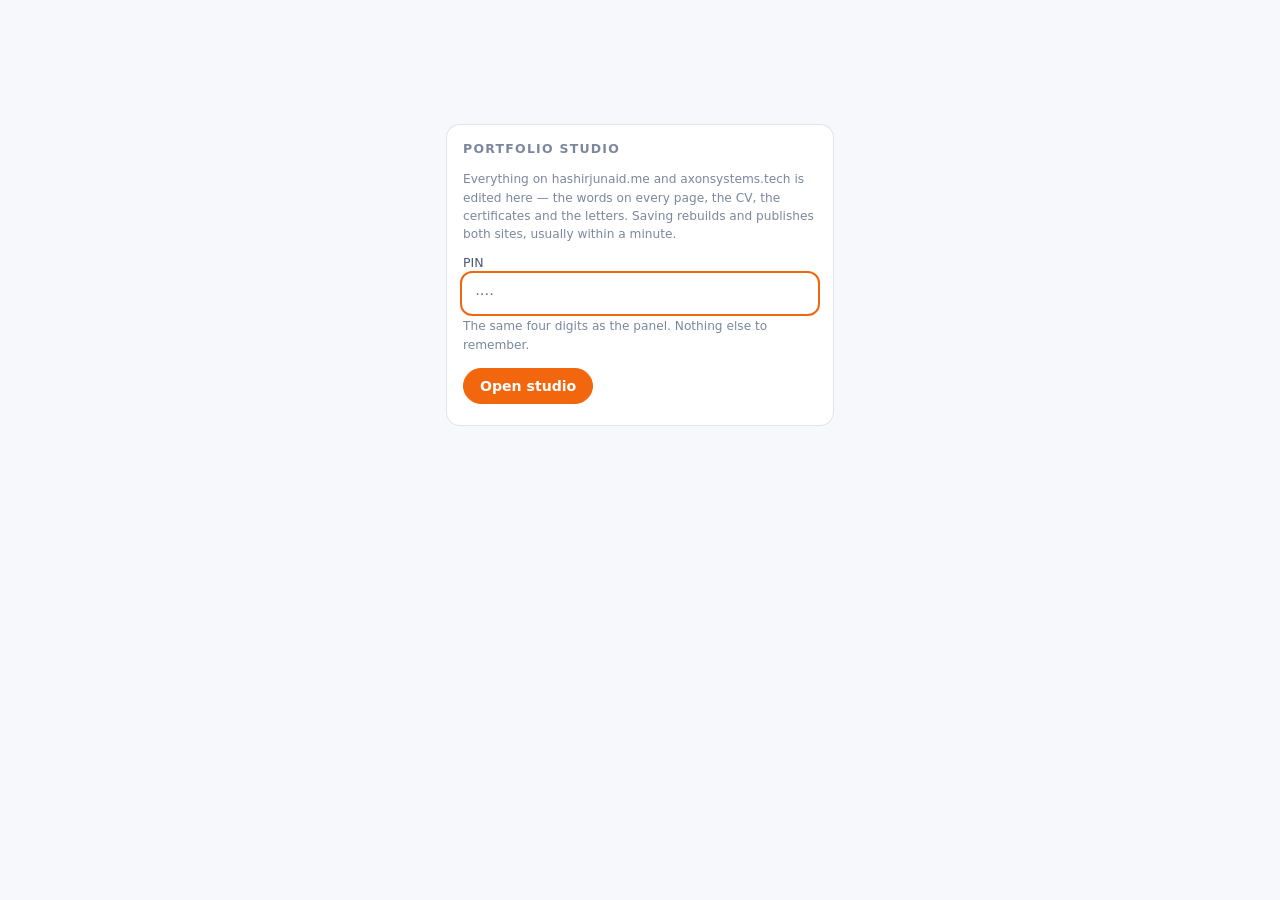
<file: studio/index.html>
<!doctype html>
<html lang="en">
<head>
<meta charset="utf-8">
<meta name="viewport" content="width=device-width, initial-scale=1">
<meta name="robots" content="noindex, nofollow">
<title>Studio</title>
<!--
  The editor for the portfolio: it reads and writes the content files in the
  private source repository straight from this page, and GitHub then rebuilds
  and publishes both sites. No laptop, no code, no terminal - a phone is enough.

  The GitHub token never leaves this device: it is kept in this browser's own
  storage and sent only to api.github.com.
-->
<style>
  :root {
    --ink: #14203A; --ink-2: #4B5773; --ink-3: #7C879E;
    --line: rgb(20 32 58 / .12); --bg: #F7F8FB; --card: #fff;
    --orange: #F2670E; --ok: #0E9F6E; --bad: #D64545;
    font-family: ui-sans-serif, system-ui, -apple-system, "Segoe UI", Roboto, sans-serif;
  }
  * { box-sizing: border-box; }
  body { margin: 0; background: var(--bg); color: var(--ink); -webkit-tap-highlight-color: transparent; }
  header {
    position: sticky; top: 0; z-index: 10; background: #fffffff2; backdrop-filter: blur(8px);
    border-bottom: 1px solid var(--line); padding: .7rem 1rem;
    display: flex; align-items: center; gap: .6rem;
  }
  header b { font-size: 1rem; }
  .wrap { max-width: 860px; margin: 0 auto; padding: 1rem 1rem 7.5rem; }
  .card { background: var(--card); border: 1px solid var(--line); border-radius: 14px; padding: 1rem; margin: 0 0 1rem; }
  .card h2 { font-size: .78rem; letter-spacing: .1em; text-transform: uppercase; color: var(--ink-3); margin: 0 0 .9rem; }
  label { display: block; font-size: .78rem; color: var(--ink-2); margin: .75rem 0 .25rem; }
  input[type=text], input[type=password], textarea, select {
    width: 100%; font: inherit; font-size: .92rem; color: var(--ink); background: #fff;
    border: 1px solid var(--line); border-radius: 9px; padding: .6rem .7rem;
  }
  textarea { min-height: 76px; resize: vertical; line-height: 1.5; }
  input:focus, textarea:focus, select:focus { outline: 2px solid var(--orange); outline-offset: 1px; border-color: transparent; }
  .hint { font-size: .76rem; color: var(--ink-3); margin: .3rem 0 0; line-height: 1.5; }
  .row { display: flex; gap: .6rem; flex-wrap: wrap; }
  .row > * { flex: 1 1 220px; }
  button {
    font: inherit; font-size: .88rem; border-radius: 100px; border: 1px solid var(--line);
    background: #fff; color: var(--ink); padding: .55rem 1rem; cursor: pointer;
  }
  button.primary { background: var(--orange); border-color: var(--orange); color: #fff; font-weight: 600; }
  button.primary:disabled { opacity: .45; cursor: default; }
  button:hover:not(:disabled) { border-color: var(--orange); }
  .bar {
    position: fixed; left: 0; right: 0; bottom: 0; background: #fffffff5; backdrop-filter: blur(8px);
    border-top: 1px solid var(--line); padding: .7rem 1rem;
    display: flex; align-items: center; gap: .7rem; justify-content: space-between;
  }
  .bar .state { font-size: .82rem; color: var(--ink-2); }
  .pill { font-size: .72rem; border-radius: 100px; padding: .18rem .6rem; border: 1px solid var(--line); color: var(--ink-2); }
  .pill.ok { color: var(--ok); border-color: #0E9F6E55; background: #0E9F6E12; }
  .pill.bad { color: var(--bad); border-color: #D6454555; background: #D6454512; }
  .pill.work { color: var(--orange); border-color: #F2670E55; background: #F2670E12; }
  .tabs { display: flex; gap: .35rem; overflow-x: auto; padding: .15rem 0 .6rem; }
  .tabs button { white-space: nowrap; font-size: .8rem; padding: .4rem .8rem; }
  .tabs button.on { background: var(--ink); border-color: var(--ink); color: #fff; }
  .item { border: 1px solid var(--line); border-radius: 11px; padding: .8rem; margin: 0 0 .7rem; }
  .item h3 { margin: 0 0 .2rem; font-size: .95rem; }
  .listhead { display: flex; align-items: center; gap: .6rem; margin-bottom: .2rem; }
  .listhead h2 { margin: 0; flex: 1; }
  .listhead .add { flex: none; padding: .45rem .9rem; }
  .count { margin: 0 0 .7rem; }
  .item { padding: 0; overflow: hidden; }
  .item.is-open { border-color: rgb(242 103 14 / .45); box-shadow: 0 6px 18px -12px rgb(242 103 14 / .5); }
  .itemfields { padding: 0 .8rem .85rem; }
  .itemtoggle {
    flex: 1; min-width: 0; display: flex; align-items: center; gap: .5rem; text-align: left;
    background: none; border: 0; border-radius: 0; padding: .7rem .2rem .7rem .8rem; cursor: pointer;
  }
  .itemtoggle:hover { border-color: transparent; color: var(--orange); }
  .chev { color: var(--ink-3); font-size: .8rem; flex: none; width: .8rem; }
  .itemname { font-weight: 600; font-size: .92rem; overflow: hidden; text-overflow: ellipsis; white-space: nowrap; }
  .itemsub { color: var(--ink-3); font-size: .8rem; overflow: hidden; text-overflow: ellipsis; white-space: nowrap; }
  .itembar { display: flex; align-items: center; gap: .3rem; }
  .itembar h3 { margin: 0; flex: 1; min-width: 0; overflow: hidden; text-overflow: ellipsis; white-space: nowrap; }
  .tools { display: flex; gap: .25rem; flex: none; padding-right: .6rem; }
  .tools button { padding: .25rem .55rem; font-size: .78rem; line-height: 1.2; }
  .tools button:disabled { opacity: .35; cursor: default; }
  .tools button.danger { color: var(--bad); border-color: #D6454533; }
  .tools button.danger:hover { background: #D6454510; border-color: var(--bad); }
  .muted { color: var(--ink-3); font-size: .8rem; }
  .gate { max-width: 420px; margin: 12vh auto; }
  .steps { font-size: .84rem; color: var(--ink-2); line-height: 1.65; padding-left: 1.1rem; }
  .steps code { background: #EEF1F7; border-radius: 5px; padding: .05rem .35rem; font-size: .82rem; }
  .hide { display: none !important; }
  @media (max-width: 560px) {
    .wrap { padding: .7rem .7rem 8rem; }
    .card { padding: .8rem; }
    /* the name gets the full width; the organisation and dates sit under it,
       instead of both being squeezed into one line and cut off */
    .itemtoggle { flex-direction: column; align-items: flex-start; gap: .1rem; padding-left: 1.4rem; position: relative; }
    .chev { position: absolute; left: .55rem; top: .78rem; }
    .itemname, .itemsub { max-width: 100%; }
    .listhead { flex-wrap: wrap; }
    .listhead .add { width: 100%; }
    .tools button { padding: .3rem .5rem; }
  }
</style>
</head>
<body>

<div id="gate" class="gate wrap">
  <div class="card">
    <h2>Portfolio studio</h2>
    <p class="hint">Everything on hashirjunaid.me and axonsystems.tech is edited here &mdash; the words on
      every page, the CV, the certificates and the letters. Saving rebuilds and publishes both sites,
      usually within a minute.</p>

    <div id="pinBox">
      <label for="pin">PIN</label>
      <input id="pin" type="password" inputmode="numeric" maxlength="8" placeholder="····" autocomplete="off">
      <p class="hint">The same four digits as the panel. Nothing else to remember.</p>
      <p style="margin:.9rem 0 0"><button class="primary" id="go">Open studio</button></p>
    </div>

    <div id="installBox" class="hide">
      <p class="hint" style="background:#FFF4EC;border:1px solid #F2670E33;border-radius:10px;padding:.6rem .7rem">
        <b>One-time setup.</b> Hand over a GitHub token once and it is kept on your own Google script,
        never in a browser. After this, the PIN alone opens the editor on every device &mdash; this box
        never comes back.</p>
      <label for="tok">GitHub token</label>
      <input id="tok" type="password" placeholder="github_pat_..." autocomplete="off">
      <p style="margin:.9rem 0 0"><button class="primary" id="install">Save it and finish</button>
        <button id="help" type="button">Where do I get one?</button></p>
      <div id="helpBox" class="hide" style="margin-top:.9rem">
        <ol class="steps">
          <li>On GitHub: <b>Settings → Developer settings → Personal access tokens → Fine-grained tokens</b></li>
          <li><b>Generate new token</b>, name it, pick an expiry.</li>
          <li>Repository access: <b>Only select repositories</b> → <code>portfolio-source</code></li>
          <li>Permissions: <b>Contents: Read and write</b>, <b>Actions: Read-only</b></li>
          <li>Generate, copy, paste above.</li>
        </ol>
      </div>
    </div>

    <p id="gateErr" class="hint" style="color:var(--bad)"></p>
  </div>
</div>

<div id="app" class="hide">
  <header>
    <b>Studio</b>
    <span id="status" class="pill">idle</span>
    <span style="margin-left:auto"></span>
    <button id="forget" type="button">Sign out</button>
  </header>

  <div class="wrap">
    <div class="tabs" id="tabs"></div>
    <div id="panels"></div>
  </div>

  <div class="bar">
    <span class="state" id="state">No changes yet</span>
    <span>
      <button id="reload" type="button">Reload</button>
      <button class="primary" id="save" disabled>Save &amp; publish</button>
    </span>
  </div>
</div>

<script>
(() => {
  const FILES = {
    profile: 'docs/content/profile.json',
    products: 'docs/content/products.json',
    copy: 'docs/content/site.json',
    cv: 'docs/content/cv.json',
  };
  const CV = 'shared/cv/hashir-junaid-cv.pdf';

  // The editor talks to Hashir's own Apps Script, which holds the GitHub token
  // and does the writing. The browser never sees a token, so the PIN that
  // opened the panel is the only thing to know.
  const DESK = 'https://script.google.com/macros/s/AKfycbwnRuq_QsObKcA_D1HWyAIx5LwlNRXFtO9GyD9npajEY-5V8hHDnDEmbQpCcthvyTMK/exec'.startsWith('http') ? 'https://script.google.com/macros/s/AKfycbwnRuq_QsObKcA_D1HWyAIx5LwlNRXFtO9GyD9npajEY-5V8hHDnDEmbQpCcthvyTMK/exec'
    : (new URLSearchParams(location.search).get('desk') || '');
  const $ = (s) => document.querySelector(s);
  const el = (tag, cls, text) => { const n = document.createElement(tag); if (cls) n.className = cls; if (text != null) n.textContent = text; return n; };

  let pin = '', data = {}, sha = {}, dirty = new Set(), cvFile = null;
  let uploads = [];                     // images picked in the forms, sent on save

  /* ------------------------------------------------- talking to the desk */
  const ask = async (action, extra = {}) => {
    if (!DESK) throw new Error('No back end is configured for this site.');
    const r = await fetch(DESK, {
      method: 'POST',
      headers: { 'Content-Type': 'text/plain;charset=utf-8' },   // no CORS preflight
      body: JSON.stringify({ action, pin, ...extra }),
    });
    const j = await r.json().catch(() => ({ ok: false, error: 'bad reply' }));
    if (!j.ok) throw new Error(j.error || 'refused');
    // The previous version of the script answered every request with a bare
    // {ok:true}. Saying so beats hanging on a reply that will never contain
    // what the editor needs.
    const expect = { ping: 'hasToken', read: 'content', write: 'ok', status: 'run', visits: 'rows' }[action];
    if (expect && !(expect in j)) throw new Error('OLD_SCRIPT');
    return j;
  };

  const readFile = async (path) => {
    const j = await ask('read', { path });
    const clean = String(j.content).replace(/\s+/g, '');     // GitHub wraps base64
    const text = new TextDecoder().decode(Uint8Array.from(atob(clean), (c) => c.charCodeAt(0)));
    return { json: JSON.parse(text), sha: j.sha };
  };

  const b64 = (bytes) => { let s = ''; bytes.forEach((b) => { s += String.fromCharCode(b); }); return btoa(s); };

  const writeFile = async (path, contentB64, shaOld, message) => {
    const j = await ask('write', { path, content: contentB64, sha: shaOld, message });
    return { content: { sha: j.sha } };
  };

  const explain = (e) => {
    const m = String(e && e.message || e);
    if (m === 'OLD_SCRIPT') return 'Your Google script is still running the old code. Open Apps Script, '
      + 'paste the new code, save, then Deploy → Manage deployments → edit → New version → Deploy.';
    if (m === 'pin') return 'That PIN is not right.';
    if (m === 'locked') return 'Too many wrong PINs. The desk is closed for an hour.';
    if (/No GitHub token/i.test(m)) return 'The script has no GitHub token yet. Reload and paste one once.';
    if (/read but not write/i.test(m)) return m;
    if (/failed to fetch|networkerror|load failed/i.test(m))
      return 'No answer from the desk. Check the connection and press Save again - nothing has been lost.';
    if (/^40[34]$|not found/i.test(m)) return 'That file is not in the repository any more.';
    return `Something went wrong: ${m.slice(0, 120)}`;
  };

  /* ------------------------------------------------------------------ ui */
  const tellPanel = () => {
    try { parent.postMessage({ studio: 'dirty', count: dirty.size }, location.origin); } catch { /* standalone */ }
  };

  const mark = (key) => {
    dirty.add(key);
    $('#save').disabled = false;
    $('#state').textContent = `${dirty.size} change${dirty.size > 1 ? 's' : ''} waiting`;
    tellPanel();
  };

  // An unsaved edit should never disappear because a tab was closed.
  addEventListener('beforeunload', (e) => {
    if (!dirty.size && !cvFile && !uploads.length) return;
    e.preventDefault();
    e.returnValue = '';
  });

  const field = (parent, label, value, onInput, long) => {
    parent.append(el('label', null, label));
    const n = document.createElement(long ? 'textarea' : 'input');
    if (!long) n.type = 'text';
    n.value = value ?? '';
    n.addEventListener('input', () => onInput(n.value));
    parent.append(n);
    return n;
  };

  const lines = (parent, label, arr, onChange) => {
    parent.append(el('label', null, `${label} — one per line`));
    const n = el('textarea');
    n.value = (arr || []).join('\n');
    n.style.minHeight = '110px';
    n.addEventListener('input', () => onChange(n.value.split('\n').map((s) => s.trim()).filter(Boolean)));
    parent.append(n);
  };

  // Every list on the site is edited the same way: each entry has its own card
  // with move-up, move-down and remove, and an Add button underneath. One
  // function so a new kind of list never behaves differently from the others.
  const listEditor = (box, { items, key, title, hint, blank, head, body, addLabel, summary }) => {
    const host = el('div');
    const headRow = el('div', 'listhead');
    headRow.append(el('h2', null, title));
    const addTop = el('button', 'primary add', addLabel || 'Add');
    addTop.type = 'button';
    headRow.append(addTop);
    box.append(headRow);
    if (hint) box.append(el('p', 'hint', hint));
    const count = el('p', 'hint count');
    box.append(count, host);

    let openIndex = -1;                       // one entry open at a time keeps the list short

    const addOne = () => {
      items.push(blank());
      openIndex = items.length - 1;
      mark(key);
      draw();
      host.querySelector('.item.is-open')?.scrollIntoView({ block: 'center', behavior: 'smooth' });
      host.querySelector('.item.is-open input')?.focus();
    };
    addTop.onclick = addOne;

    const draw = () => {
      host.textContent = '';
      count.textContent = items.length
        ? `${items.length} ${items.length === 1 ? 'entry' : 'entries'} \u00b7 tap one to open it`
        : 'Nothing here yet.';
      items.forEach((item, i) => {
        const open = i === openIndex;
        const card = el('div', `item${open ? ' is-open' : ''}`);

        const bar = el('div', 'itembar');
        const toggle = el('button', 'itemtoggle');
        toggle.type = 'button';
        toggle.setAttribute('aria-expanded', open ? 'true' : 'false');
        const chev = el('span', 'chev', open ? '\u2228' : '\u203A');
        const title2 = el('span', 'itemname', head(item, i) || 'Untitled');
        const sub = el('span', 'itemsub', summary ? summary(item, i) || '' : '');
        toggle.append(chev, title2, sub);
        toggle.onclick = () => { openIndex = open ? -1 : i; draw(); };
        bar.append(toggle);

        const tools = el('span', 'tools');
        const btn = (label, aria, fn, disabled, cls) => {
          const b = el('button', cls || null, label);
          b.type = 'button';
          b.setAttribute('aria-label', aria);
          b.disabled = !!disabled;
          b.onclick = fn;
          tools.append(b);
        };
        btn('\u2191', 'Move up', () => {
          [items[i - 1], items[i]] = [items[i], items[i - 1]];
          if (openIndex === i) openIndex = i - 1; else if (openIndex === i - 1) openIndex = i;
          mark(key); draw();
        }, i === 0);
        btn('\u2193', 'Move down', () => {
          [items[i + 1], items[i]] = [items[i], items[i + 1]];
          if (openIndex === i) openIndex = i + 1; else if (openIndex === i + 1) openIndex = i;
          mark(key); draw();
        }, i === items.length - 1);
        btn('\u2715', 'Remove this entry', () => {
          if (!confirm(`Remove "${head(item, i) || 'this entry'}"? It disappears from the site on the next publish.`)) return;
          items.splice(i, 1);
          if (openIndex >= items.length) openIndex = -1;
          mark(key); draw();
        }, false, 'danger');
        bar.append(tools);
        card.append(bar);

        if (open) {
          const fields = el('div', 'itemfields');
          card.addEventListener('input', () => { title2.textContent = head(item, i) || 'Untitled'; });
          body(fields, item, draw);
          card.append(fields);
        }
        host.append(card);
      });

      const addBottom = el('button', 'primary', addLabel || 'Add');
      addBottom.type = 'button';
      addBottom.style.marginTop = '.5rem';
      addBottom.onclick = addOne;
      if (items.length > 2) host.append(addBottom);
    };
    draw();
    return host;
  };

  const panels = {};

  panels['About you'] = () => {
    const p = data.profile, box = el('div', 'card');
    box.append(el('h2', null, 'The basics'));
    const row = el('div', 'row');
    field(row, 'Name', p.name, (v) => { p.name = v; mark('profile'); });
    field(row, 'Title', p.title, (v) => { p.title = v; mark('profile'); });
    box.append(row);
    field(box, 'Subtitle', p.subtitle, (v) => { p.subtitle = v; mark('profile'); });
    field(box, 'Location', p.location, (v) => { p.location = v; mark('profile'); });
    field(box, 'Intro', p.intro, (v) => { p.intro = v; mark('profile'); }, true);
    const row2 = el('div', 'row');
    field(row2, 'LinkedIn', p.links?.linkedin, (v) => { p.links.linkedin = v; mark('profile'); });
    field(row2, 'GitHub', p.links?.github, (v) => { p.links.github = v; mark('profile'); });
    box.append(row2);
    return box;
  };

  panels['About text'] = () => {
    const box = el('div', 'card');
    box.append(el('h2', null, 'The paragraphs about you'));
    box.append(el('p', 'hint', 'What the Background section says, in your own words. One paragraph per box.'));
    const host = el('div');
    box.append(host);
    const draw = () => {
      host.textContent = '';
      (data.profile.about ||= []).forEach((text, i) => {
        const it = el('div', 'item');
        const bar = el('div', 'itembar');
        bar.append(el('span', 'itemname', `Paragraph ${i + 1}`));
        const tools = el('span', 'tools');
        const rm = el('button', 'danger', '✕');
        rm.type = 'button';
        rm.setAttribute('aria-label', 'Remove this paragraph');
        rm.onclick = () => { data.profile.about.splice(i, 1); mark('profile'); draw(); };
        tools.append(rm);
        bar.append(tools);
        it.append(bar);
        const fields = el('div', 'itemfields');
        const t = el('textarea');
        t.value = text;
        t.style.minHeight = '120px';
        t.addEventListener('input', () => { data.profile.about[i] = t.value; mark('profile'); });
        fields.append(t);
        it.append(fields);
        host.append(it);
      });
      const add = el('button', 'primary', 'Add a paragraph');
      add.type = 'button';
      add.onclick = () => { data.profile.about.push(''); mark('profile'); draw(); };
      host.append(add);
    };
    draw();
    return box;
  };

  panels['Numbers'] = () => {
    const box = el('div', 'card');
    listEditor(box, {
      items: (data.profile.stats ||= []),
      key: 'profile',
      title: 'The counters in the hero',
      hint: 'The small numbers under your name. Keep them true - they are easy to check.',
      addLabel: 'Add a number',
      blank: () => ({ value: 0, label: '' }),
      head: (st) => `${st.value} ${st.label}`,
      body: (card, st) => {
        const row = el('div', 'row');
        const n = field(row, 'Number', st.value, (v) => { st.value = Number(v) || 0; mark('profile'); });
        n.type = 'number';
        field(row, 'What it counts', st.label, (v) => { st.label = v; mark('profile'); });
        card.append(row);
      },
    });

    const box2 = el('div', 'card');
    listEditor(box2, {
      items: (data.profile.languages ||= []),
      key: 'profile',
      title: 'Languages',
      addLabel: 'Add a language',
      blank: () => ({ name: '', level: '' }),
      head: (l) => l.name,
      summary: (l) => l.level,
      body: (card, l) => {
        const row = el('div', 'row');
        field(row, 'Language', l.name, (v) => { l.name = v; mark('profile'); });
        field(row, 'Level', l.level, (v) => { l.level = v; mark('profile'); });
        card.append(row);
      },
    });

    const box3 = el('div', 'card');
    box3.append(el('h2', null, 'Who issued your certificates'));
    box3.append(el('p', 'hint', 'The row of names under the certificates. One per line.'));
    lines(box3, 'Issuers', data.profile.credentialBrands, (v) => {
      data.profile.credentialBrands = v; mark('profile');
    });

    const wrap = el('div');
    wrap.append(box, box2, box3);
    return wrap;
  };

  panels['Experience'] = () => {
    const box = el('div', 'card');
    listEditor(box, {
      items: (data.profile.timeline ||= []),
      key: 'profile',
      title: 'Work and study',
      hint: 'Jobs, internships and degrees, in the order they appear on the page.',
      addLabel: 'Add a job or a degree',
      blank: () => ({ kind: 'work', role: '', org: '', when: '', where: '', notes: [] }),
      head: (t) => t.role || t.org || '',
      summary: (t) => [t.org, t.when].filter(Boolean).join(' \u00b7 '),
      body: (card, t, redraw) => {
        const row = el('div', 'row');
        field(row, 'Role', t.role, (v) => { t.role = v; mark('profile'); });
        field(row, 'Organisation', t.org, (v) => { t.org = v; mark('profile'); });
        card.append(row);
        const row2 = el('div', 'row');
        field(row2, 'When', t.when, (v) => { t.when = v; mark('profile'); });
        field(row2, 'Where', t.where, (v) => { t.where = v; mark('profile'); });
        card.append(row2);
        const wrap = el('div');
        wrap.append(el('label', null, 'Kind'));
        const sel = el('select');
        [['work', 'Work'], ['study', 'Study']].forEach(([v, t2]) => {
          const o = el('option', null, t2); o.value = v; sel.append(o);
        });
        sel.value = t.kind || 'work';
        sel.onchange = () => { t.kind = sel.value; mark('profile'); };
        wrap.append(sel);
        card.append(wrap);
        lines(card, 'Points', t.notes, (v) => { t.notes = v; mark('profile'); });
      },
    });
    return box;
  };

  panels['Products'] = () => {
    const box = el('div', 'card');
    listEditor(box, {
      items: (data.products.products ||= []),
      key: 'products',
      title: 'Axon products',
      hint: 'Everything a product page says. Each line of the longer boxes becomes its own paragraph. '
          + 'A new product appears as soon as it has a name; add its screenshots in the Pictures tab.',
      addLabel: 'Add a product',
      blank: () => ({ slug: '', name: '', tagline: '', category: 'Operations', stack: [],
                      lead: '', shots: [], highlights: [], problem: [], body: [],
                      benefit: '', onPersonalSite: false }),
      head: (pr) => pr.name,
      summary: (pr) => pr.tagline,
      body: (card, pr) => {
        const row = el('div', 'row');
        field(row, 'Name', pr.name, (v) => {
          pr.name = v;
          if (!pr.slug) pr.slug = v.toLowerCase().replace(/[^a-z0-9]+/g, '-').replace(/^-|-$/g, '');
          mark('products');
        });
        field(row, 'Category', pr.category, (v) => { pr.category = v; mark('products'); });
        card.append(row);
        field(card, 'Tagline', pr.tagline, (v) => { pr.tagline = v; mark('products'); });
        lines(card, 'Stack', pr.stack, (v) => { pr.stack = v; mark('products'); });
        field(card, 'What it gives you', pr.benefit, (v) => { pr.benefit = v; mark('products'); }, true);
        lines(card, 'The problem \u2014 paragraphs', pr.problem, (v) => { pr.problem = v; mark('products'); });
        lines(card, 'How it works \u2014 paragraphs', pr.body, (v) => { pr.body = v; mark('products'); });
        lines(card, 'Highlights', pr.highlights, (v) => { pr.highlights = v; mark('products'); });
        const partRow = el('div', 'row');
        const part = el('div');
        part.append(el('label', null, 'Part of another product'));
        const psel = el('select');
        const none = el('option', null, 'Stands on its own');
        none.value = '';
        psel.append(none);
        (data.products.products || []).filter((o) => o.slug && o.slug !== pr.slug).forEach((o) => {
          const op = el('option', null, o.name || o.slug);
          op.value = o.slug;
          psel.append(op);
        });
        psel.value = pr.partOf || '';
        psel.onchange = () => { pr.partOf = psel.value || undefined; mark('products'); };
        part.append(psel);
        part.append(el('p', 'hint', 'A module counts as part of its parent, not as a separate application.'));
        partRow.append(part);
        card.append(partRow);

        const show = el('div');
        show.append(el('label', null, 'Also show on the personal site'));
        const sel = el('select');
        [['no', 'No'], ['yes', 'Yes']].forEach(([v, t]) => { const o = el('option', null, t); o.value = v; sel.append(o); });
        sel.value = pr.onPersonalSite ? 'yes' : 'no';
        sel.onchange = () => { pr.onPersonalSite = sel.value === 'yes'; mark('products'); };
        show.append(sel);
        card.append(show);
      },
    });
    return box;
  };

  panels['Page copy'] = () => {
    const box = el('div', 'card');
    box.append(el('h2', null, 'Words on the pages'));
    box.append(el('p', 'hint', 'Headlines and paragraphs that are not part of a product or a job. '
      + 'Codes like &mdash; and &middot; are typography marks; leave them as they are.'));
    const groups = {};
    Object.keys(data.copy || {}).forEach((k) => { (groups[k.split('.')[0]] ||= []).push(k); });
    const label = { axon: 'Axon Systems site', me: 'Your hero', internship: 'Systems Limited',
                    company: 'Axon section', projects: 'Projects section', contact: 'Contact',
                    notFound: 'The 404 page', btn: 'Buttons', head: 'Section headings',
                    link: 'Links', cta: 'Call to action', stat: 'The three numbers',
                    seo: 'What Google and LinkedIn show' };
    Object.entries(groups).forEach(([g, keys]) => {
      const it = el('div', 'item');
      it.append(el('h3', null, label[g] || g));
      keys.forEach((k) => {
        const name = k.split('.')[1].replace(/([A-Z])/g, ' $1').toLowerCase();
        field(it, name, data.copy[k], (v) => { data.copy[k] = v; mark('copy'); }, data.copy[k].length > 70);
      });
      box.append(it);
    });
    return box;
  };

  panels['Certificates'] = () => {
    const box = el('div', 'card');
    listEditor(box, {
      items: (data.profile.certifications ||= []),
      key: 'profile',
      title: 'Certifications and competitions',
      addLabel: 'Add a certificate',
      blank: () => ({ name: '', org: '', when: '', kind: 'certificate' }),
      head: (c) => c.name,
      summary: (c) => [c.org, c.when].filter(Boolean).join(' · '),
      body: (card, c) => {
        const row = el('div', 'row');
        field(row, 'Name', c.name, (v) => { c.name = v; mark('profile'); });
        field(row, 'Issuer', c.org, (v) => { c.org = v; mark('profile'); });
        card.append(row);
        const row2 = el('div', 'row');
        field(row2, 'When', c.when, (v) => { c.when = v; mark('profile'); });
        const wrap = el('div');
        wrap.append(el('label', null, 'Kind'));
        const sel = el('select');
        ['certificate', 'competition'].forEach((k) => { const o = el('option', null, k); o.value = k; sel.append(o); });
        sel.value = c.kind || 'certificate';
        sel.onchange = () => { c.kind = sel.value; mark('profile'); };
        wrap.append(sel);
        row2.append(wrap);
        card.append(row2);
      },
    });
    return box;
  };

  panels['Skills'] = () => {
    const box = el('div', 'card');
    listEditor(box, {
      items: (data.profile.skills ||= []),
      key: 'profile',
      title: 'Skill groups',
      addLabel: 'Add a group',
      blank: () => ({ group: '', items: [] }),
      head: (g) => g.group ?? g.name,
      summary: (g) => `${(g.items || []).length} items`,
      body: (card, g) => {
        field(card, 'Group name', g.group ?? g.name, (v) => {
          if ('name' in g && !('group' in g)) g.name = v; else g.group = v;
          mark('profile');
        });
        lines(card, 'Items', g.items, (v) => { g.items = v; mark('profile'); });
      },
    });
    return box;
  };

  panels['Letters'] = () => {
    const box = el('div', 'card');
    listEditor(box, {
      items: (data.profile.letters ||= []),
      key: 'profile',
      title: 'Experience letters',
      hint: 'A letter shows as a placeholder until its picture is added; after that the picture itself '
          + 'appears and opens full size when clicked.',
      addLabel: 'Add a letter',
      blank: () => ({ name: '', org: '', when: '', image: null }),
      head: (L) => L.name || L.org || '',
      summary: (L) => [L.org, L.when, L.image ? 'picture added' : 'no picture yet'].filter(Boolean).join(' · '),
      body: (card, L, redraw) => {
        const row = el('div', 'row');
        field(row, 'What it is', L.name, (v) => { L.name = v; mark('profile'); });
        field(row, 'Organisation', L.org, (v) => { L.org = v; mark('profile'); });
        card.append(row);
        field(card, 'When', L.when, (v) => { L.when = v; mark('profile'); });

        const inp = document.createElement('input');
        inp.type = 'file'; inp.accept = 'image/*'; inp.style.marginTop = '.6rem';
        const note = el('p', 'hint', L.image ? `Picture: ${L.image}.webp` : 'No picture yet.');
        inp.addEventListener('change', async () => {
          const f = inp.files[0];
          if (!f) return;
          // the page asks for <name>.webp and <name>@thumb.webp, so both are made here
          const base = (L.org || L.name || 'letter').toLowerCase()
            .replace(/[^a-z0-9]+/g, '-').replace(/^-|-$/g, '');
          note.textContent = 'Preparing…';
          try {
            uploads.push({ path: `shared/letters/${base}.webp`, file: await toWebp(f, 1400) });
            uploads.push({ path: `shared/letters/${base}@thumb.webp`, file: await toWebp(f, 560) });
            L.image = base;
            note.textContent = `Ready: ${f.name} → ${base}.webp`;
            mark('profile'); mark('uploads');
          } catch (e) { note.textContent = String(e.message); }
        });
        card.append(inp, note);

        if (L.image) {
          const rm = el('button', 'danger', 'Remove the picture');
          rm.type = 'button';
          rm.style.marginTop = '.5rem';
          rm.onclick = () => { L.image = null; mark('profile'); redraw(); };
          card.append(rm);
        }
      },
    });
    return box;
  };

  panels['Side projects'] = () => {
    const box = el('div', 'card');
    listEditor(box, {
      items: (data.profile.sideProjects ||= []),
      key: 'profile',
      title: 'Your own projects',
      hint: 'The ones built outside the company.',
      addLabel: 'Add a project',
      blank: () => ({ slug: '', name: '', stack: '', blurb: '' }),
      head: (sp) => sp.name,
      summary: (sp) => sp.stack,
      body: (card, sp) => {
        const row = el('div', 'row');
        field(row, 'Name', sp.name, (v) => {
          sp.name = v;
          if (!sp.slug) sp.slug = v.toLowerCase().replace(/[^a-z0-9]+/g, '-').replace(/^-|-$/g, '');
          mark('profile');
        });
        field(row, 'Stack', sp.stack, (v) => { sp.stack = v; mark('profile'); });
        card.append(row);
        field(card, 'Description', sp.blurb, (v) => { sp.blurb = v; mark('profile'); }, true);
      },
    });
    return box;
  };

  panels['CV text'] = () => {
    const box = el('div', 'card');
    box.append(el('h2', null, 'What the CV says'));
    box.append(el('p', 'hint', 'The PDF is rebuilt from this on every publish, so the CV and the site '
      + 'can never drift apart. Education, skills and certificates come from the other tabs.'));
    const cv = data.cv || { experience: [], projects: [] };
    (cv.experience || []).forEach((j) => {
      const it = el('div', 'item');
      it.append(el('h3', null, `${j.role} · ${j.org}`));
      const row = el('div', 'row');
      field(row, 'Role', j.role, (v) => { j.role = v; mark('cv'); });
      field(row, 'Organisation', j.org, (v) => { j.org = v; mark('cv'); });
      it.append(row);
      const row2 = el('div', 'row');
      field(row2, 'When', j.when, (v) => { j.when = v; mark('cv'); });
      field(row2, 'Where', j.where, (v) => { j.where = v; mark('cv'); });
      it.append(row2);
      lines(it, 'Bullets', j.bullets, (v) => { j.bullets = v; mark('cv'); });
      box.append(it);
    });
    const h = el('h2', null, 'Projects on the CV');
    h.style.marginTop = '1.4rem';
    box.append(h);
    (cv.projects || []).forEach((pj) => {
      const it = el('div', 'item');
      it.append(el('h3', null, pj.name));
      const row = el('div', 'row');
      field(row, 'Name', pj.name, (v) => { pj.name = v; mark('cv'); });
      field(row, 'Stack', pj.stack, (v) => { pj.stack = v; mark('cv'); });
      it.append(row);
      lines(it, 'Bullets', pj.bullets, (v) => { pj.bullets = v; mark('cv'); });
      box.append(it);
    });
    return box;
  };

  panels['CV file'] = () => {
    const box = el('div', 'card');
    box.append(el('h2', null, 'Replace the PDF by hand'));
    box.append(el('p', 'hint', 'Only needed if you want a PDF of your own instead of the generated one. '
      + 'Note that the next change to the CV text will overwrite it.'));
    const inp = document.createElement('input');
    inp.type = 'file'; inp.accept = 'application/pdf';
    inp.style.marginTop = '.7rem';
    const note = el('p', 'hint');
    inp.addEventListener('change', () => {
      const f = inp.files[0];
      if (!f) return;
      if (f.type !== 'application/pdf') { note.textContent = 'That is not a PDF.'; return; }
      cvFile = f;
      note.textContent = `Ready to upload: ${f.name} (${Math.round(f.size / 1024)} KB)`;
      mark('cv');
    });
    box.append(inp, note);
    const link = el('p', 'hint');
    link.innerHTML = 'Current: <a href="https://hashirjunaid.me/assets/hashir-junaid-cv.pdf" target="_blank" rel="noopener">open the published CV</a>';
    box.append(link);
    return box;
  };

  // Pictures: the portrait and any product screenshot. One upload becomes both
  // the full image and the thumbnail the cards use, converted to webp here so
  // nothing has to be processed afterwards.
  const toWebp = (file, maxW) => new Promise((done, fail) => {
    const img = new Image();
    img.onload = () => {
      const scale = Math.min(1, maxW / img.naturalWidth);
      const c = document.createElement('canvas');
      c.width = Math.round(img.naturalWidth * scale);
      c.height = Math.round(img.naturalHeight * scale);
      c.getContext('2d').drawImage(img, 0, 0, c.width, c.height);
      c.toBlob((b) => (b ? done(b) : fail(new Error('could not convert'))), 'image/webp', 0.86);
    };
    img.onerror = () => fail(new Error('not an image this browser can read'));
    img.src = URL.createObjectURL(file);
  });

  panels['Pictures'] = () => {
    const box = el('div', 'card');
    box.append(el('h2', null, 'Portrait and screenshots'));
    box.append(el('p', 'hint', 'Pick a picture and it goes in place — the large version and the small one '
      + 'on the cards are both made here. PNG or JPG is fine. A product with no screenshots yet gets its '
      + 'first one the same way.'));

    const replaceInput = (parent, paths, maxW, thumbW, onDone) => {
      const inp = document.createElement('input');
      inp.type = 'file';
      inp.accept = 'image/*';
      const note = el('p', 'hint', paths[0] ? paths[0].split('/').pop() : '');
      inp.addEventListener('change', async () => {
        const f = inp.files[0];
        if (!f) return;
        note.textContent = 'Preparing…';
        try {
          const big = await toWebp(f, maxW);
          uploads.push({ path: paths[0], file: big });
          if (paths[1]) uploads.push({ path: paths[1], file: await toWebp(f, thumbW) });
          note.textContent = `Ready: ${f.name} (${Math.round(big.size / 1024)} KB)`;
          mark('uploads');
          if (onDone) onDone();
        } catch (e) { note.textContent = String(e.message); }
      });
      parent.append(inp, note);
    };

    const portrait = el('div', 'item');
    portrait.append(el('div', 'itembar').appendChild(el('span', 'itemname', 'Your portrait')).parentElement);
    const pf = el('div', 'itemfields');
    replaceInput(pf, ['shared/profile/avatar.webp'], 960, 0);
    portrait.append(pf);
    box.append(portrait);

    (data.products.products || []).forEach((pr) => {
      if (!pr.slug) return;
      const shots = [...new Set([pr.lead, ...(pr.shots || [])])].filter(Boolean);
      const group = el('div', 'item');
      const bar = el('div', 'itembar');
      bar.append(el('span', 'itemname', pr.name || pr.slug));
      bar.append(el('span', 'itemsub', `${shots.length} screenshot${shots.length === 1 ? '' : 's'}`));
      group.append(bar);
      const fields = el('div', 'itemfields');

      shots.forEach((shot) => {
        const name = String(shot).replace(/\.[a-z0-9]+$/i, '');
        fields.append(el('label', null, name + (shot === pr.lead ? '  (the one on the card)' : '')));
        replaceInput(fields, [`shared/creatives/web/${pr.slug}/${name}.webp`,
                              `shared/creatives/web/${pr.slug}/${name}@thumb.webp`], 1600, 640);
      });

      // adding a screenshot where there was none, which is what a new product needs
      const addWrap = el('div');
      addWrap.style.marginTop = '.7rem';
      addWrap.append(el('label', null, shots.length ? 'Add another screenshot' : 'Add the first screenshot'));
      const n = String(shots.length + 1).padStart(2, '0');
      const fresh = `${pr.slug}-${n}`;
      replaceInput(addWrap, [`shared/creatives/web/${pr.slug}/${fresh}.webp`,
                             `shared/creatives/web/${pr.slug}/${fresh}@thumb.webp`], 1600, 640, () => {
        pr.shots = [...(pr.shots || []), `${fresh}.png`];
        if (!pr.lead) pr.lead = `${fresh}.png`;
        mark('products');
        show('Pictures');
      });
      fields.append(addWrap);

      group.append(fields);
      box.append(group);
    });
    return box;
  };

  panels['Advanced'] = () => {
    const box = el('div', 'card');
    box.append(el('h2', null, 'Raw content files'));
    box.append(el('p', 'hint', 'Everything the forms above do not cover. Invalid JSON will not save.'));
    ['profile', 'products', 'copy', 'cv'].forEach((key) => {
      box.append(el('label', null, FILES[key]));
      const t = el('textarea');
      t.style.minHeight = '240px';
      t.style.fontFamily = 'ui-monospace, SFMono-Regular, Menlo, monospace';
      t.style.fontSize = '.78rem';
      t.value = JSON.stringify(data[key], null, 2);
      const msg = el('p', 'hint');
      t.addEventListener('input', () => {
        try { data[key] = JSON.parse(t.value); msg.textContent = 'Valid'; msg.style.color = 'var(--ok)'; mark(key); }
        catch (e) { msg.textContent = String(e.message).slice(0, 80); msg.style.color = 'var(--bad)'; }
      });
      box.append(t, msg);
    });
    return box;
  };

  const show = (name) => {
    [...$('#tabs').children].forEach((b) => b.classList.toggle('on', b.textContent === name));
    const host = $('#panels');
    host.textContent = '';
    host.append(panels[name]());
  };

  /* ------------------------------------------------------------- publish */
  const setStatus = (text, kind) => { const s = $('#status'); s.textContent = text; s.className = `pill ${kind || ''}`; };

  // Published is not the same as live: the last step fetches the real page and
  // looks for something that was just changed, so "live" means verified.
  const verifyLive = async () => {
    const checks = [];
    if (data.profile && data.profile.name) checks.push(['https://hashirjunaid.me/', data.profile.name]);
    if (data.copy && data.copy['axon.productsHead']) {
      checks.push(['https://axonsystems.tech/', data.copy['axon.productsHead']]);
    }
    for (const [url, needle] of checks) {
      try {
        const html = await (await fetch(`${url}?v=${Date.now()}`, { cache: 'no-store' })).text();
        const plain = html.replace(/&amp;/g, '&').replace(/&#8217;|&rsquo;/g, "'");
        if (!plain.includes(needle)) return { ok: false, where: url };
      } catch { return { ok: false, where: url }; }
    }
    return { ok: true };
  };

  const watchBuild = async () => {
    setStatus('publishing', 'work');
    for (let i = 0; i < 40; i++) {
      await new Promise((r) => setTimeout(r, 6000));
      try {
        const { run } = await ask('status');
        if (!run) continue;
        if (run.status === 'completed') {
          if (run.conclusion !== 'success') {
            setStatus(`build ${run.conclusion}`, 'bad');
            $('#state').textContent = 'The build did not finish. Nothing was lost - press Save again, '
              + 'or check Actions on GitHub.';
            return;
          }
          setStatus('checking', 'work');
          $('#state').textContent = 'Published. Checking the live pages…';
          // give the CDN a moment to serve the new copy
          await new Promise((r) => setTimeout(r, 8000));
          let v = await verifyLive();
          if (!v.ok) { await new Promise((r) => setTimeout(r, 12000)); v = await verifyLive(); }
          if (v.ok) {
            setStatus('live ✓', 'ok');
            $('#state').textContent = 'Live and verified on both sites.';
          } else {
            setStatus('published', 'work');
            $('#state').textContent = 'Published, but the live page has not caught up yet. '
              + 'It usually appears within a minute - refresh the site to check.';
          }
          return;
        }
        setStatus(String(run.status).replace('_', ' '), 'work');
      } catch { /* keep waiting */ }
    }
    setStatus('still building', 'work');
  };

  // Catches the half-filled entry before it reaches the repository.
  const problems = () => {
    const out = [];
    (data.products.products || []).forEach((pr, i) => {
      if (!pr.name) out.push(`Product ${i + 1} has no name`);
      else if (!pr.slug) out.push(`${pr.name} has no address (slug)`);
    });
    const slugs = (data.products.products || []).map((p) => p.slug).filter(Boolean);
    slugs.forEach((sl, i) => { if (slugs.indexOf(sl) !== i) out.push(`Two products share the address "${sl}"`); });
    (data.profile.timeline || []).forEach((t, i) => {
      if (!t.role && !t.org) out.push(`Experience entry ${i + 1} is empty`);
    });
    (data.profile.certifications || []).forEach((c, i) => {
      if (!c.name) out.push(`Certificate ${i + 1} has no name`);
    });
    (data.profile.sideProjects || []).forEach((sp, i) => {
      if (!sp.name) out.push(`Side project ${i + 1} has no name`);
    });
    return out;
  };

  const save = async () => {
    const wrong = problems();
    if (wrong.length) {
      setStatus('needs a fix', 'bad');
      $('#state').textContent = wrong.slice(0, 2).join(' · ')
        + (wrong.length > 2 ? ` · and ${wrong.length - 2} more` : '');
      return;
    }
    $('#save').disabled = true;
    setStatus('saving', 'work');
    try {
      for (const key of ['profile', 'products', 'copy', 'cv']) {
        if (!dirty.has(key)) continue;
        const text = JSON.stringify(data[key], null, 2) + '\n';
        const bytes = new TextEncoder().encode(text);
        const res = await writeFile(FILES[key], b64(bytes), sha[key], `Studio: update ${key}`);
        sha[key] = res.content.sha;
      }
      if (uploads.length) $('#state').textContent = `Uploading ${uploads.length} file(s)…`;
      for (const up of uploads) {
        const buf = new Uint8Array(await up.file.arrayBuffer());
        let old;
        try { old = (await gh(`/contents/${up.path}?ref=${BRANCH}`)).sha; } catch { old = undefined; }
        await writeFile(up.path, b64(buf), old, `Studio: image ${up.path.split('/').pop()}`);
      }
      uploads = [];
      if (dirty.has('cv') && cvFile) {
        const buf = new Uint8Array(await cvFile.arrayBuffer());
        const cur = await gh(`/contents/${CV}?ref=${BRANCH}`);
        await writeFile(CV, b64(buf), cur.sha, 'Studio: new CV');
        cvFile = null;
      }
      dirty.clear();
      tellPanel();
      $('#state').textContent = 'Saved. Building…';
      watchBuild();
    } catch (e) {
      setStatus('save failed', 'bad');
      const m = String(e.message);
      $('#state').textContent = /^40[34]/.test(m)
        ? 'GitHub refused the save: the token is missing Contents: Read and write.'
        : /^409/.test(m)
          ? 'Someone (or a build) changed the file meanwhile. Press Reload, then make the change again.'
          : m.slice(0, 160);
      $('#save').disabled = false;
    }
  };

  /* ---------------------------------------------------------------- boot */
  const load = async () => {
    setStatus('loading', 'work');
    try { await loadInner(); } catch (e) {
      setStatus('cannot load', 'bad');
      $('#panels').textContent = '';
      const card = el('div', 'card');
      card.style.cssText = 'border-color:#D6454555';
      card.append(el('h2', null, 'The editor could not start'));
      card.append(el('p', 'hint', explain(e)));
      const again = el('button', 'primary', 'Try again');
      again.onclick = load;
      card.append(again);
      $('#panels').append(card);
      $('#tabs').textContent = '';
      $('#state').textContent = explain(e);
    }
  };

  const loadInner = async () => {
    const blank = { json: {}, sha: undefined };
    const [p, pr, cp, cv] = await Promise.all([
      readFile(FILES.profile), readFile(FILES.products),
      readFile(FILES.copy).catch(() => blank), readFile(FILES.cv).catch(() => blank),
    ]);
    data.profile = p.json; sha.profile = p.sha;
    data.products = pr.json; sha.products = pr.sha;
    data.copy = cp.json; sha.copy = cp.sha;
    data.cv = cv.json; sha.cv = cv.sha;
    dirty.clear(); cvFile = null; uploads = [];
    $('#save').disabled = true;
    $('#state').textContent = 'No changes yet';
    const names = Object.keys(panels);
    const tabs = $('#tabs');
    tabs.textContent = '';
    names.forEach((n) => { const b = el('button', null, n); b.onclick = () => show(n); tabs.append(b); });

    show(names[0]);
    setStatus('ready', 'ok');
  };

  const openWithPin = async (value) => {
    pin = value.trim();
    if (!pin) return;
    $('#gateErr').textContent = 'Checking…';
    try {
      const r = await ask('ping');
      $('#gateErr').textContent = '';
      if (!r.hasToken) {                       // first run: ask for the token once
        $('#pinBox').classList.add('hide');
        $('#installBox').classList.remove('hide');
        $('#tok').focus();
        return;
      }
      sessionStorage.setItem('studio-pin', pin);
      $('#gate').classList.add('hide');
      $('#app').classList.remove('hide');
      await load();
    } catch (e) {
      const m = String(e.message);
      $('#gateErr').textContent = explain(e);
      pin = '';
    }
  };

  const install = async () => {
    const t = $('#tok').value.trim();
    if (!t) return;
    $('#gateErr').textContent = 'Saving the token to your script…';
    try {
      await ask('storeToken', { token: t });
      $('#tok').value = '';
      $('#gateErr').textContent = '';
      $('#gate').classList.add('hide');
      $('#app').classList.remove('hide');
      await load();
    } catch (e) {
      $('#gateErr').textContent = String(e.message).slice(0, 160);
    }
  };

  $('#go').onclick = () => openWithPin($('#pin').value);
  $('#pin').addEventListener('keydown', (e) => { if (e.key === 'Enter') $('#go').click(); });
  $('#install').onclick = install;
  $('#help').onclick = () => $('#helpBox').classList.toggle('hide');
  $('#save').onclick = save;
  $('#reload').onclick = load;
  $('#forget').onclick = () => { sessionStorage.removeItem('studio-pin'); location.reload(); };

  // The panel passes the PIN it already asked for, so the editor opens straight
  // into the forms. Opened on its own, it asks for the same four digits.
  (() => {
    const fromPanel = new URLSearchParams(location.search).get('pin');
    const remembered = sessionStorage.getItem('studio-pin');
    const got = fromPanel || remembered;
    if (got) openWithPin(got); else $('#pin').focus();
  })();
})();
</script>
</body>
</html>
</file>
<file: assets/fonts.css>
@font-face {
  font-family: 'IBM Plex Mono';
  font-style: normal;
  font-weight: 400;
  font-display: swap;
  src: url('fonts/ibm-plex-mono-400-latin-ext.woff2') format('woff2');
  unicode-range: U+0100-02BA, U+02BD-02C5, U+02C7-02CC, U+02CE-02D7, U+02DD-02FF, U+0304, U+0308, U+0329, U+1D00-1DBF, U+1E00-1E9F, U+1EF2-1EFF, U+2020, U+20A0-20AB, U+20AD-20C4, U+2113, U+2C60-2C7F, U+A720-A7FF;
}

@font-face {
  font-family: 'IBM Plex Mono';
  font-style: normal;
  font-weight: 400;
  font-display: swap;
  src: url('fonts/ibm-plex-mono-400-latin.woff2') format('woff2');
  unicode-range: U+0000-00FF, U+0131, U+0152-0153, U+02BB-02BC, U+02C6, U+02DA, U+02DC, U+0304, U+0308, U+0329, U+2000-206F, U+20AC, U+2122, U+2191, U+2193, U+2212, U+2215, U+FEFF, U+FFFD;
}

@font-face {
  font-family: 'Inter';
  font-style: normal;
  font-weight: 400;
  font-display: swap;
  src: url('fonts/inter-400-latin-ext.woff2') format('woff2');
  unicode-range: U+0100-02BA, U+02BD-02C5, U+02C7-02CC, U+02CE-02D7, U+02DD-02FF, U+0304, U+0308, U+0329, U+1D00-1DBF, U+1E00-1E9F, U+1EF2-1EFF, U+2020, U+20A0-20AB, U+20AD-20C4, U+2113, U+2C60-2C7F, U+A720-A7FF;
}

@font-face {
  font-family: 'Inter';
  font-style: normal;
  font-weight: 400;
  font-display: swap;
  src: url('fonts/inter-400-latin.woff2') format('woff2');
  unicode-range: U+0000-00FF, U+0131, U+0152-0153, U+02BB-02BC, U+02C6, U+02DA, U+02DC, U+0304, U+0308, U+0329, U+2000-206F, U+20AC, U+2122, U+2191, U+2193, U+2212, U+2215, U+FEFF, U+FFFD;
}

@font-face {
  font-family: 'Inter';
  font-style: normal;
  font-weight: 600;
  font-display: swap;
  src: url('fonts/inter-600-latin-ext.woff2') format('woff2');
  unicode-range: U+0100-02BA, U+02BD-02C5, U+02C7-02CC, U+02CE-02D7, U+02DD-02FF, U+0304, U+0308, U+0329, U+1D00-1DBF, U+1E00-1E9F, U+1EF2-1EFF, U+2020, U+20A0-20AB, U+20AD-20C4, U+2113, U+2C60-2C7F, U+A720-A7FF;
}

@font-face {
  font-family: 'Inter';
  font-style: normal;
  font-weight: 600;
  font-display: swap;
  src: url('fonts/inter-600-latin.woff2') format('woff2');
  unicode-range: U+0000-00FF, U+0131, U+0152-0153, U+02BB-02BC, U+02C6, U+02DA, U+02DC, U+0304, U+0308, U+0329, U+2000-206F, U+20AC, U+2122, U+2191, U+2193, U+2212, U+2215, U+FEFF, U+FFFD;
}

@font-face {
  font-family: 'Plus Jakarta Sans';
  font-style: normal;
  font-weight: 700;
  font-display: swap;
  src: url('fonts/plus-jakarta-sans-700-latin-ext.woff2') format('woff2');
  unicode-range: U+0100-02BA, U+02BD-02C5, U+02C7-02CC, U+02CE-02D7, U+02DD-02FF, U+0304, U+0308, U+0329, U+1D00-1DBF, U+1E00-1E9F, U+1EF2-1EFF, U+2020, U+20A0-20AB, U+20AD-20C4, U+2113, U+2C60-2C7F, U+A720-A7FF;
}

@font-face {
  font-family: 'Plus Jakarta Sans';
  font-style: normal;
  font-weight: 700;
  font-display: swap;
  src: url('fonts/plus-jakarta-sans-700-latin.woff2') format('woff2');
  unicode-range: U+0000-00FF, U+0131, U+0152-0153, U+02BB-02BC, U+02C6, U+02DA, U+02DC, U+0304, U+0308, U+0329, U+2000-206F, U+20AC, U+2122, U+2191, U+2193, U+2212, U+2215, U+FEFF, U+FFFD;
}

@font-face {
  font-family: 'Plus Jakarta Sans';
  font-style: normal;
  font-weight: 800;
  font-display: swap;
  src: url('fonts/plus-jakarta-sans-800-latin-ext.woff2') format('woff2');
  unicode-range: U+0100-02BA, U+02BD-02C5, U+02C7-02CC, U+02CE-02D7, U+02DD-02FF, U+0304, U+0308, U+0329, U+1D00-1DBF, U+1E00-1E9F, U+1EF2-1EFF, U+2020, U+20A0-20AB, U+20AD-20C4, U+2113, U+2C60-2C7F, U+A720-A7FF;
}

@font-face {
  font-family: 'Plus Jakarta Sans';
  font-style: normal;
  font-weight: 800;
  font-display: swap;
  src: url('fonts/plus-jakarta-sans-800-latin.woff2') format('woff2');
  unicode-range: U+0000-00FF, U+0131, U+0152-0153, U+02BB-02BC, U+02C6, U+02DA, U+02DC, U+0304, U+0308, U+0329, U+2000-206F, U+20AC, U+2122, U+2191, U+2193, U+2212, U+2215, U+FEFF, U+FFFD;
}

@font-face {
  font-family: 'Sora';
  font-style: normal;
  font-weight: 600;
  font-display: swap;
  src: url('fonts/sora-600-latin-ext.woff2') format('woff2');
  unicode-range: U+0100-02BA, U+02BD-02C5, U+02C7-02CC, U+02CE-02D7, U+02DD-02FF, U+0304, U+0308, U+0329, U+1D00-1DBF, U+1E00-1E9F, U+1EF2-1EFF, U+2020, U+20A0-20AB, U+20AD-20C4, U+2113, U+2C60-2C7F, U+A720-A7FF;
}

@font-face {
  font-family: 'Sora';
  font-style: normal;
  font-weight: 600;
  font-display: swap;
  src: url('fonts/sora-600-latin.woff2') format('woff2');
  unicode-range: U+0000-00FF, U+0131, U+0152-0153, U+02BB-02BC, U+02C6, U+02DA, U+02DC, U+0304, U+0308, U+0329, U+2000-206F, U+20AC, U+2122, U+2191, U+2193, U+2212, U+2215, U+FEFF, U+FFFD;
}

@font-face {
  font-family: 'Sora';
  font-style: normal;
  font-weight: 800;
  font-display: swap;
  src: url('fonts/sora-800-latin-ext.woff2') format('woff2');
  unicode-range: U+0100-02BA, U+02BD-02C5, U+02C7-02CC, U+02CE-02D7, U+02DD-02FF, U+0304, U+0308, U+0329, U+1D00-1DBF, U+1E00-1E9F, U+1EF2-1EFF, U+2020, U+20A0-20AB, U+20AD-20C4, U+2113, U+2C60-2C7F, U+A720-A7FF;
}

@font-face {
  font-family: 'Sora';
  font-style: normal;
  font-weight: 800;
  font-display: swap;
  src: url('fonts/sora-800-latin.woff2') format('woff2');
  unicode-range: U+0000-00FF, U+0131, U+0152-0153, U+02BB-02BC, U+02C6, U+02DA, U+02DC, U+0304, U+0308, U+0329, U+2000-206F, U+20AC, U+2122, U+2191, U+2193, U+2212, U+2215, U+FEFF, U+FFFD;
}

@font-face {
  font-family: 'Space Grotesk';
  font-style: normal;
  font-weight: 700;
  font-display: swap;
  src: url('fonts/space-grotesk-700-latin-ext.woff2') format('woff2');
  unicode-range: U+0100-02BA, U+02BD-02C5, U+02C7-02CC, U+02CE-02D7, U+02DD-02FF, U+0304, U+0308, U+0329, U+1D00-1DBF, U+1E00-1E9F, U+1EF2-1EFF, U+2020, U+20A0-20AB, U+20AD-20C4, U+2113, U+2C60-2C7F, U+A720-A7FF;
}

@font-face {
  font-family: 'Space Grotesk';
  font-style: normal;
  font-weight: 700;
  font-display: swap;
  src: url('fonts/space-grotesk-700-latin.woff2') format('woff2');
  unicode-range: U+0000-00FF, U+0131, U+0152-0153, U+02BB-02BC, U+02C6, U+02DA, U+02DC, U+0304, U+0308, U+0329, U+2000-206F, U+20AC, U+2122, U+2191, U+2193, U+2212, U+2215, U+FEFF, U+FFFD;
}
</file>
<file: assets/portfolio.css>
:root {
  --pf-bg:      #F6F7FB;
  --pf-bg-2:    #EEF1F8;
  --pf-card:    #FFFFFF;
  --pf-line:    #E3E7F0;
  --pf-line-2:  #CED5E4;

  --pf-ink:     #14203A;
  --pf-ink-2:   #4B5773;
  --pf-ink-3:   #8791A8;

  --pf-orange:  #F2670E;   
  --pf-orange-2:#FF9A3D;
  --pf-blue:    #2F5BEA;
  --pf-night:   #0B1733;   
  --pf-night-2: #132453;

  --pf-display: "Sora", "Inter", system-ui, sans-serif;
  --pf-body:    "Inter", system-ui, sans-serif;
  --pf-mono:    "IBM Plex Mono", ui-monospace, monospace;

  --pf-ease:   cubic-bezier(0.16, 1, 0.3, 1);
  --pf-spring: cubic-bezier(0.34, 1.56, 0.64, 1);
  --pf-road:   72px;
}

*, *::before, *::after { box-sizing: border-box; }
[data-brand="portfolio"] { overflow-x: clip; scroll-behavior: smooth; }
@media (prefers-reduced-motion: reduce) { [data-brand="portfolio"] { scroll-behavior: auto; } }

[data-brand="portfolio"] body {
  margin: 0;
  overflow-x: clip;
  background: var(--pf-bg);
  color: var(--pf-ink);
  font-family: var(--pf-body);
  font-size: 17px;
  line-height: 1.6;
  -webkit-font-smoothing: antialiased;
  padding-bottom: var(--pf-road);   
}
:where([data-brand="portfolio"]) img { max-width: 100%; height: auto; display: block; }
:where([data-brand="portfolio"]) a { color: inherit; }

[data-brand="portfolio"] h1,
[data-brand="portfolio"] h2,
[data-brand="portfolio"] h3 {
  font-family: var(--pf-display);
  font-weight: 700;
  letter-spacing: -0.03em;
  line-height: 1.04;
  margin: 0;
  text-wrap: balance;
}
[data-brand="portfolio"] h1 { font-size: clamp(2.8rem, 7.2vw, 6.2rem); }
[data-brand="portfolio"] h2 { font-size: clamp(2rem, 4.4vw, 3.5rem); }
[data-brand="portfolio"] h3 { font-size: clamp(1.15rem, 1.6vw, 1.4rem); letter-spacing: -0.015em; }
[data-brand="portfolio"] p { margin: 0 0 1em; }
[data-brand="portfolio"] ::selection { background: var(--pf-orange); color: #fff; }
[data-brand="portfolio"] :focus-visible { outline: 3px solid var(--pf-orange); outline-offset: 3px; border-radius: 6px; }

.pf-wrap { width: min(1240px, 100% - 3rem); margin-inline: auto; position: relative; }
.pf-narrow { width: min(820px, 100% - 3rem); margin-inline: auto; position: relative; }
@media (max-width: 640px) { .pf-wrap, .pf-narrow { width: calc(100% - 1.75rem); } }

.pf-section { padding-block: clamp(5rem, 10vw, 8.5rem); position: relative; }
.pf-center { text-align: center; }
.pf-center .pf-lede { margin-inline: auto; }

.pf-eyebrow {
  display: inline-block;
  font-family: var(--pf-mono); font-size: .72rem;
  letter-spacing: .16em; text-transform: uppercase;
  color: var(--pf-orange);
  background: color-mix(in srgb, var(--pf-orange) 11%, transparent);
  border-radius: 100px; padding: .38rem .9rem;
  margin: 0 0 1.3rem;
}
.pf-lede { font-size: clamp(1.05rem, 1.45vw, 1.25rem); color: var(--pf-ink-2); max-width: 58ch; }
.pf-hi { color: var(--pf-orange); }
.pf-hi-blue { color: var(--pf-blue); }

.pf-nav { position: fixed; inset: 1rem 0 auto 0; z-index: 60; pointer-events: none; }
.pf-nav__in { display: flex; align-items: center; gap: 1rem; pointer-events: auto; }
.pf-brand {
  display: inline-flex; align-items: center; gap: .55rem;
  font-family: var(--pf-display); font-weight: 700; font-size: .98rem;
  text-decoration: none;
  background: color-mix(in srgb, #fff 88%, transparent);
  backdrop-filter: blur(14px);
  border: 1px solid var(--pf-line); border-radius: 100px;
  padding: .4rem .95rem .4rem .4rem;
}
.pf-brand img { width: 28px; height: 28px; border-radius: 9px; }
.pf-links {
  margin-inline: auto; display: flex; gap: .15rem;
  background: color-mix(in srgb, #fff 88%, transparent);
  backdrop-filter: blur(14px);
  border: 1px solid var(--pf-line); border-radius: 100px; padding: .3rem;
  box-shadow: 0 8px 24px -16px rgb(20 32 58 / .25);
}
.pf-links a {
  font-size: .86rem; font-weight: 500; color: var(--pf-ink-2); text-decoration: none;
  padding: .48rem .95rem; border-radius: 100px;
  transition: background 300ms, color 300ms;
}
.pf-links a:hover { color: var(--pf-ink); background: var(--pf-bg-2); }
.pf-links a.is-active { background: var(--pf-orange); color: #fff; }

.pf-cta {
  display: inline-flex; align-items: center; gap: .45rem;
  font-family: var(--pf-display); font-weight: 600; font-size: .84rem;
  padding: .55rem 1.05rem; border-radius: 100px; text-decoration: none;
  color: var(--pf-ink); background: #fff; border: 1px solid var(--pf-line-2);
  transition: border-color 300ms, color 300ms, transform 300ms var(--pf-spring);
}
.pf-cta:hover { border-color: var(--pf-orange); color: var(--pf-orange); transform: translateY(-1px); }
.pf-cta i { width: 7px; height: 7px; border-radius: 50%; background: #22C55E; box-shadow: 0 0 0 3px rgb(34 197 94 / .18); }

@media (max-width: 900px) {
  .pf-nav__in { flex-wrap: wrap; gap: .5rem; }
  .pf-links { order: 3; width: 100%; margin: 0; overflow-x: auto; scrollbar-width: none; }
  .pf-links::-webkit-scrollbar { display: none; }
  .pf-links a { white-space: nowrap; }
  .pf-cta { margin-left: auto; }
}

.pf-btn {
  display: inline-flex; align-items: center; gap: .55rem;
  font-family: var(--pf-display); font-weight: 600; font-size: .95rem;
  padding: .85rem 1.5rem; border-radius: 100px; text-decoration: none;
  color: #fff; background: var(--pf-ink);
  transition: transform 400ms var(--pf-spring), background 300ms, box-shadow 300ms;
}
.pf-btn:hover { transform: translateY(-2px); background: var(--pf-orange);
  box-shadow: 0 16px 34px -16px color-mix(in srgb, var(--pf-orange) 80%, transparent); }
.pf-btn--ghost { background: transparent; color: var(--pf-ink); border: 1px solid var(--pf-line-2); }
.pf-btn--ghost:hover { background: #fff; color: var(--pf-orange); border-color: var(--pf-orange); box-shadow: none; }
.pf-btns { display: flex; flex-wrap: wrap; gap: .7rem; margin-top: 2.2rem; }
.pf-center .pf-btns { justify-content: center; }

.pf-hero { min-height: calc(100svh - var(--pf-road)); display: grid; align-items: center; padding-block: 8rem 4rem; }
.pf-hero__grid { display: grid; gap: clamp(2rem, 5vw, 5rem); grid-template-columns: minmax(0,1.3fr) minmax(0,.7fr); align-items: center; }
@media (max-width: 880px) { .pf-hero__grid { grid-template-columns: 1fr; } .pf-portrait { max-width: 300px; } }

.pf-hello { font-family: var(--pf-display); font-weight: 600; font-size: clamp(1.1rem, 1.8vw, 1.45rem); color: var(--pf-ink-2); margin-bottom: .5rem; }
.pf-hello span { display: inline-block; animation: pf-wave 2.4s ease-in-out infinite; transform-origin: 70% 70%; }
@keyframes pf-wave { 0%, 60%, 100% { transform: rotate(0); } 10%, 30% { transform: rotate(14deg); } 20%, 40% { transform: rotate(-8deg); } }
@media (prefers-reduced-motion: reduce) { .pf-hello span { animation: none; } }

.pf-rolepills { display: flex; flex-wrap: wrap; gap: .5rem; margin-top: 1.4rem; }
.pf-rolepill {
  display: inline-flex; align-items: center; gap: .5rem;
  font-size: .88rem; font-weight: 500;
  background: #fff; border: 1px solid var(--pf-line); border-radius: 100px;
  padding: .45rem .9rem .45rem .45rem;
}

.pf-rolepill img:not(.pf-sl) {
  width: 24px; height: 24px; border-radius: 7px; flex: none;
  display: grid; place-items: center;
}

.pf-portrait { position: relative; justify-self: end; width: 100%; max-width: 400px; }
.pf-portrait__img {
  position: relative; border-radius: 30px; overflow: hidden;
  aspect-ratio: 4/5; background: var(--pf-bg-2);
  box-shadow: 0 40px 80px -40px rgb(20 32 58 / .45);
}
.pf-portrait__img img { width: 100%; height: 100%; object-fit: cover; object-position: center top; }
.pf-portrait::before {
  content: ""; position: absolute; inset: -6% -8% auto auto; width: 70%; aspect-ratio: 1;
  border-radius: 50%; background: color-mix(in srgb, var(--pf-orange) 16%, transparent);
  filter: blur(40px); z-index: -1;
}
.pf-float {
  position: absolute; display: inline-flex; align-items: center; gap: .5rem;
  background: #fff; border: 1px solid var(--pf-line); border-radius: 16px;
  padding: .6rem .85rem; font-size: .8rem; font-weight: 600;
  box-shadow: 0 16px 34px -18px rgb(20 32 58 / .35);
  animation: pf-bob 5s ease-in-out infinite;
}
.pf-float small { display: block; font-weight: 500; color: var(--pf-ink-3); font-size: .7rem; }
.pf-float--a { left: -12%; top: 14%; }
.pf-float--b { right: -8%; bottom: 12%; animation-delay: -2.5s; }
@keyframes pf-bob { 0%, 100% { transform: translateY(0); } 50% { transform: translateY(-8px); } }
@media (prefers-reduced-motion: reduce) { .pf-float { animation: none; } }
@media (max-width: 880px) { .pf-float--a { left: auto; right: -4%; top: 6%; } }

.pf-feature {
  display: grid; gap: clamp(1.5rem, 4vw, 3.5rem);
  grid-template-columns: minmax(0,1fr) minmax(0,1fr);
  align-items: center;
  background: #fff; border: 1px solid var(--pf-line);
  border-radius: 32px; padding: clamp(1.6rem, 4vw, 3.2rem);
  box-shadow: 0 30px 70px -44px rgb(20 32 58 / .4);
}
@media (max-width: 880px) { .pf-feature { grid-template-columns: 1fr; } }
.pf-feature__tag {
  display: inline-flex; align-items: center; gap: .5rem;
  font-family: var(--pf-mono); font-size: .7rem; letter-spacing: .14em; text-transform: uppercase;
  color: #16A34A; background: rgb(22 163 74 / .1); border-radius: 100px; padding: .35rem .8rem;
}
.pf-feature__tag i { width: 7px; height: 7px; border-radius: 50%; background: #16A34A; animation: pf-live 1.6s ease-in-out infinite; }
@keyframes pf-live { 50% { opacity: .35; } }
.pf-feature h3, .pf-feature h2.pf-feature__h { font-size: clamp(1.6rem, 3vw, 2.3rem); margin: 1rem 0 .4rem; }
.pf-feature__role { color: var(--pf-blue); font-weight: 600; margin-bottom: 1.2rem; }
.pf-feature p { color: var(--pf-ink-2); }

.pf-facts { display: grid; grid-template-columns: repeat(2, minmax(0,1fr)); gap: .8rem; }
.pf-fact { background: var(--pf-bg); border-radius: 18px; padding: 1.1rem 1.2rem; }
.pf-fact b { display: block; font-family: var(--pf-display); font-size: clamp(1.5rem, 2.6vw, 2.1rem); line-height: 1.05; color: var(--pf-ink); }
.pf-fact span { font-size: .8rem; color: var(--pf-ink-3); }
.pf-source { font-size: .74rem; color: var(--pf-ink-3); margin-top: 1rem; }
.pf-source a { color: var(--pf-ink-3); }

.pf-founder {
  position: relative; overflow: hidden;
  display: grid; gap: clamp(1.5rem, 4vw, 3rem);
  grid-template-columns: minmax(0,.9fr) minmax(0,1.1fr); align-items: center;
  background: linear-gradient(145deg, #1A1128, #0E0A16);
  color: #fff; border-radius: 32px; padding: clamp(1.6rem, 4vw, 3.2rem);
}
@media (max-width: 880px) { .pf-founder { grid-template-columns: 1fr; } }
.pf-founder::before {
  content: ""; position: absolute; right: -10%; top: -30%; width: 60%; aspect-ratio: 1;
  border-radius: 50%; background: radial-gradient(closest-side, rgb(255 106 43 / .35), transparent 70%);
}
.pf-founder > * { position: relative; }
.pf-founder h3, .pf-founder h2.pf-founder__h { font-size: clamp(1.6rem, 3vw, 2.3rem); margin: 1rem 0 .7rem; }
.pf-founder p { color: #C4BCD6; }
.pf-founder .pf-eyebrow { color: #FF8A4D; background: rgb(255 138 77 / .14); }
.pf-founder__mark { display: flex; align-items: center; gap: .8rem; font-family: var(--pf-display); font-weight: 700; font-size: 1.15rem; }
.pf-founder__mark img { width: 48px; height: 48px; border-radius: 14px; }
.pf-founder__shots { display: grid; grid-template-columns: repeat(2, minmax(0,1fr)); gap: .7rem; }
.pf-founder__shots img { border-radius: 14px; aspect-ratio: 16/10; object-fit: cover; object-position: top left;
  border: 1px solid rgb(255 255 255 / .1); }
.pf-founder .pf-btn { background: #FF6A2B; }
.pf-founder .pf-btn:hover { background: #fff; color: #1A1128; }

.pf-projects { display: grid; gap: 1.2rem; grid-template-columns: repeat(auto-fill, minmax(min(280px,100%), 1fr)); }
.pf-project {
  display: flex; flex-direction: column; text-decoration: none;
  background: #fff; border: 1px solid var(--pf-line); border-radius: 22px; overflow: hidden;
  transition: transform 450ms var(--pf-ease), box-shadow 450ms, border-color 450ms;
}
.pf-project:hover { transform: translateY(-6px); border-color: var(--pf-line-2);
  box-shadow: 0 26px 50px -30px rgb(20 32 58 / .45); }
.pf-project__pic { aspect-ratio: 16/10; overflow: hidden; background: var(--pf-bg-2); }
.pf-project__pic img { width: 100%; height: 100%; object-fit: cover; object-position: top left;
  transition: transform 800ms var(--pf-ease); }
.pf-project:hover .pf-project__pic img { transform: scale(1.05); }
.pf-project__b { padding: 1rem 1.15rem 1.2rem; }
.pf-project__b h3 { font-size: 1.05rem; margin-bottom: .3rem; }
.pf-project__b p { font-size: .86rem; color: var(--pf-ink-2); margin: 0; line-height: 1.5; }
.pf-project__k { font-family: var(--pf-mono); font-size: .62rem; letter-spacing: .12em; text-transform: uppercase; color: var(--pf-ink-3); margin-bottom: .45rem; }

.pf-certstrip { display: grid; gap: .9rem; grid-template-columns: repeat(auto-fill, minmax(min(210px,100%), 1fr)); }
.pf-certmini {
  padding: 0; border: 1px solid var(--pf-line); border-radius: 16px; background: #fff;
  overflow: hidden; cursor: zoom-in; text-align: left; font: inherit; color: inherit;
  transition: transform 400ms var(--pf-ease), border-color 400ms, box-shadow 400ms;
}
.pf-certmini:hover { transform: translateY(-4px); border-color: var(--pf-orange);
  box-shadow: 0 18px 36px -24px rgb(20 32 58 / .5); }
.pf-certmini img { width: 100%; aspect-ratio: 4/3; object-fit: cover; object-position: top center; }
.pf-certmini div { padding: .65rem .8rem .75rem; border-top: 1px solid var(--pf-line); }
.pf-certmini b { display: block; font-size: .8rem; font-weight: 600; line-height: 1.3; }
.pf-certmini span { font-size: .72rem; color: var(--pf-ink-3); }

.pf-badges { display: flex; flex-wrap: wrap; gap: .5rem; margin-top: 1.2rem; justify-content: center; }
.pf-badges span {
  font-size: .8rem; font-weight: 500; color: var(--pf-ink-2);
  background: #fff; border: 1px solid var(--pf-line); border-radius: 100px; padding: .4rem .85rem;
}

.pf-tl { position: relative; padding-left: 2.2rem; }
.pf-tl::before { content: ""; position: absolute; left: 8px; top: .4rem; bottom: .4rem; width: 2px;
  background: linear-gradient(var(--pf-orange), var(--pf-blue), transparent); border-radius: 2px; }
.pf-tlitem { position: relative; padding-bottom: 2.2rem; }
.pf-tlitem:last-child { padding-bottom: 0; }
.pf-tlitem::before { content: ""; position: absolute; left: -2.2rem; top: .35rem;
  width: 18px; height: 18px; border-radius: 50%; background: #fff; border: 3px solid var(--pf-orange); }
.pf-tlitem[data-kind="study"]::before { border-color: var(--pf-blue); }
.pf-tlwhen { font-family: var(--pf-mono); font-size: .72rem; color: var(--pf-ink-3); text-transform: uppercase; letter-spacing: .06em; }
.pf-tlitem h3 { margin: .3rem 0 .15rem; }
.pf-tlorg { color: var(--pf-orange); font-weight: 600; font-size: .95rem; }
.pf-tlitem[data-kind="study"] .pf-tlorg { color: var(--pf-blue); }
.pf-tlitem ul { margin: .6rem 0 0; padding-left: 1.1rem; color: var(--pf-ink-2); font-size: .93rem; }

.pf-skills { display: grid; gap: .9rem; grid-template-columns: repeat(auto-fit, minmax(min(250px,100%), 1fr)); }
.pf-skill { background: #fff; border: 1px solid var(--pf-line); border-radius: 18px; padding: 1.1rem 1.2rem; }
.pf-skill h3 { font-family: var(--pf-mono); font-size: .7rem; letter-spacing: .14em; text-transform: uppercase; color: var(--pf-orange); margin-bottom: .75rem; }
.pf-tags { display: flex; flex-wrap: wrap; gap: .35rem; }
.pf-tags span { font-size: .78rem; color: var(--pf-ink-2); background: var(--pf-bg); border-radius: 100px; padding: .25rem .65rem; }

.pf-night { background: linear-gradient(180deg, var(--pf-night-2), var(--pf-night)); color: #fff; }
.pf-night .pf-lede { color: #B7C2E0; }
.pf-night .pf-eyebrow { color: #FFB27A; background: rgb(255 178 122 / .12); }
.pf-night .pf-btn { background: var(--pf-orange); }
.pf-night .pf-btn:hover { background: #fff; color: var(--pf-night); }
.pf-night .pf-btn--ghost { color: #fff; border-color: rgb(255 255 255 / .25); background: transparent; }
.pf-night .pf-btn--ghost:hover { border-color: #fff; color: #fff; }
.pf-stars { position: absolute; inset: 0; pointer-events: none; overflow: hidden; }
.pf-stars i { position: absolute; width: 2px; height: 2px; border-radius: 50%; background: #fff;
  animation: pf-twinkle 3s ease-in-out infinite; }
@keyframes pf-twinkle { 50% { opacity: .15; } }
@media (prefers-reduced-motion: reduce) { .pf-stars i { animation: none; } }

.pf-foot { background: var(--pf-night); color: #7E8AAE; font-size: .88rem; padding-block: 2rem; border-top: 1px solid rgb(255 255 255 / .06); }
.pf-foot a { color: #B7C2E0; }
.pf-foot__in { display: flex; flex-wrap: wrap; gap: .8rem 2rem; align-items: center; }
.pf-foot__in > :last-child { margin-left: auto; }

.pf-road {
  position: fixed; left: 0; right: 0; bottom: 0; height: var(--pf-road);
  z-index: 55; pointer-events: none; overflow: hidden;
  
  background: linear-gradient(180deg,
    color-mix(in srgb, #CFE3FF calc((1 - var(--t, 0)) * 100%), #1B2A57) 0%,
    color-mix(in srgb, #EAF2FF calc((1 - var(--t, 0)) * 100%), #0E1838) 62%,
    #2A2F3D 62%, #1E222D 100%);
  border-top: 1px solid rgb(20 32 58 / .08);
}
.pf-road__sun {
  position: absolute; top: 10px; width: 26px; height: 26px; border-radius: 50%;
  left: calc(8% + var(--t, 0) * 80%);
  background: color-mix(in srgb, #FFC54D calc((1 - var(--t, 0)) * 100%), #F2F5FF);
  box-shadow: 0 0 22px color-mix(in srgb, #FFC54D calc((1 - var(--t, 0)) * 100%), #9FB3FF);
}
.pf-road__lane {
  position: absolute; left: 0; right: 0; bottom: 16px; height: 3px;
  background: repeating-linear-gradient(90deg, #F2E3B5 0 26px, transparent 26px 52px);
  opacity: .8;
  background-position-x: calc(var(--scroll, 0) * -1px);
}
.pf-road__stop {
  position: absolute; bottom: 40px; transform: translateX(-50%);
  display: flex; flex-direction: column; align-items: center; gap: 3px;
  font-family: var(--pf-mono); font-size: .6rem; letter-spacing: .08em; text-transform: uppercase;
  color: color-mix(in srgb, #4B5773 calc((1 - var(--t, 0)) * 100%), #9FB0DC);
  transition: color 400ms;
}
.pf-road__stop::after {
  content: ""; width: 9px; height: 9px; border-radius: 50%;
  background: #fff; border: 2px solid currentColor; transition: background 300ms, transform 300ms var(--pf-spring);
}
.pf-road__stop.is-passed { color: var(--pf-orange); }
.pf-road__stop.is-passed::after { background: var(--pf-orange); border-color: var(--pf-orange); transform: scale(1.3); }
@media (max-width: 720px) { .pf-road__stop span { display: none; } }

.pf-rider {
  position: absolute; bottom: 12px; width: 96px;
  left: 0; transform: translateX(var(--x, 0px));
  will-change: transform;
}
.pf-rider svg { width: 100%; height: auto; display: block; overflow: visible; }
.pf-rider #r-body { animation: pf-ride 380ms ease-in-out infinite alternate; transform-origin: 105px 100px; }
.pf-rider.is-parked #r-body { animation: none; }
.pf-rider.is-parked #r-exhaust { opacity: 0; }
@keyframes pf-ride { to { transform: translateY(-1.6px); } }
.pf-rider #r-exhaust { transition: opacity 300ms; }
.pf-rider #r-wheel-back, .pf-rider #r-wheel-front { transform-box: fill-box; transform-origin: center; }

.pf-rider .pf-beam {
  position: absolute; left: 76%; bottom: 26%; width: 120px; height: 34px;
  background: linear-gradient(90deg, rgb(255 225 150 / .55), transparent);
  clip-path: polygon(0 40%, 100% 0, 100% 100%, 0 60%);
  opacity: var(--t, 0); pointer-events: none;
}
@media (prefers-reduced-motion: reduce) { .pf-rider #r-body { animation: none; } }

.js [data-r] { opacity: 0; transform: translateY(24px); transition: opacity 800ms var(--pf-ease), transform 800ms var(--pf-ease); }
.js [data-r].is-in { opacity: 1; transform: none; }

.js .pf-hero [data-r] { opacity: 1; transform: none; transition: none; animation: pf-rise 700ms var(--pf-ease) both; }
.js .pf-hero [data-r-delay="80"]  { animation-delay: 80ms; }
.js .pf-hero [data-r-delay="140"] { animation-delay: 140ms; }
.js .pf-hero [data-r-delay="160"] { animation-delay: 160ms; }
.js .pf-hero [data-r-delay="220"] { animation-delay: 220ms; }
.js .pf-hero [data-r-delay="280"] { animation-delay: 280ms; }
@keyframes pf-rise { from { opacity: 0; transform: translateY(18px); } to { opacity: 1; transform: none; } }
@media (prefers-reduced-motion: reduce) { .js [data-r], .js .pf-hero [data-r] { opacity: 1; transform: none; animation: none; } }

.pf-box { position: fixed; inset: 0; z-index: 99; display: grid; place-items: center;
  background: rgb(11 23 51 / .88); backdrop-filter: blur(12px);
  opacity: 0; pointer-events: none; transition: opacity 400ms var(--pf-ease); padding: clamp(1rem,4vw,3rem); }
.pf-box.is-open { opacity: 1; pointer-events: auto; }
.pf-box img { max-width: min(1200px,100%); max-height: 84vh; border-radius: 14px; box-shadow: 0 50px 120px -40px #000;
  transform: scale(.95); transition: transform 500ms var(--pf-ease); }
.pf-box.is-open img { transform: scale(1); }
.pf-box__c { position: absolute; bottom: clamp(1rem,3vw,2rem); left: 0; right: 0; text-align: center; color: #D7DEF2; font-size: .9rem; }
.pf-box__x { position: absolute; top: clamp(1rem,3vw,1.6rem); right: clamp(1rem,3vw,1.6rem);
  width: 44px; height: 44px; border-radius: 50%; background: rgb(255 255 255 / .1);
  border: 1px solid rgb(255 255 255 / .25); color: #fff; font-size: 1.3rem; cursor: pointer; }

.pf-rolepill--logo { padding-left: 1rem; gap: .5rem; }
.pf-rolepill .pf-sl { height: 22px; width: auto; border-radius: 0; margin-top: 3px; }
.pf-feature__h { margin: 1rem 0 .5rem; }
.pf-sl-lg { height: clamp(34px, 4vw, 46px); width: auto; }
.pf-btn svg { flex: none; }

.pf-nav { inset: 0 0 auto 0; padding-block: 1rem; transition: background 300ms, padding 300ms, border-color 300ms; border-bottom: 1px solid transparent; }
.pf-nav.is-scrolled {
  background: color-mix(in srgb, var(--pf-bg) 84%, transparent);
  backdrop-filter: blur(16px); -webkit-backdrop-filter: blur(16px);
  border-bottom-color: var(--pf-line); padding-block: .5rem;
  pointer-events: auto;
}
.pf-brand img { border-radius: 8px; }

.pf-section { padding-block: clamp(3.5rem, 7vw, 6rem); }

.pf-road__sun { top: 7px; width: 22px; height: 22px; }
.pf-road__stop { bottom: 28px; }
.pf-road__lane { bottom: 12px; }
.pf-rider { bottom: 8px; width: 78px; }

button.pf-project { font: inherit; color: inherit; text-align: left; padding: 0; cursor: zoom-in; width: 100%; }

.pf-rolepill img[src*="axon-mark"], .pf-founder__mark img { border-radius: 0; background: none; }

@media (max-width: 720px) {
  :root { --pf-road: 54px; }
  .pf-links { display: none; }                 
  .pf-nav__in { flex-wrap: nowrap; }
  .pf-hero { padding-block: 5.5rem 2rem; min-height: 0; }
  .pf-portrait { max-width: 230px; justify-self: start; }
  .pf-road__sun { top: 5px; width: 16px; height: 16px; }
  .pf-road__stop { bottom: 20px; }
  .pf-road__stop::after { width: 7px; height: 7px; }
  .pf-road__lane { bottom: 8px; height: 2px; }
  .pf-rider { width: 58px; bottom: 5px; }
  .pf-rider .pf-beam { width: 70px; height: 22px; }

.pf-projects, .pf-certstrip { grid-template-columns: 1fr 1fr; gap: .7rem; }
  .pf-project { border-radius: 16px; }
  .pf-project__b { padding: .7rem .8rem .85rem; }
  .pf-project__b h3 { font-size: .9rem; margin: 0; }
  .pf-project__b p, .pf-project__k { display: none; }
  .pf-certmini div { padding: .5rem .6rem .6rem; }
  .pf-certmini b { font-size: .72rem; }
}

section[id] { scroll-margin-top: 76px; }

[data-brand="portfolio"] :is(a, button):focus-visible {
  outline: 2px solid var(--pf-orange); outline-offset: 3px; border-radius: 100px;
}

.pf-night .pf-btn--ghost, .pf-founder .pf-btn--ghost { color: #fff; border-color: rgb(255 255 255 / .28); }
.pf-night .pf-btn--ghost:hover, .pf-founder .pf-btn--ghost:hover {
  background: rgb(255 255 255 / .1); color: #fff; border-color: #fff;
}
.pf-night .pf-btn:not(.pf-btn--ghost) { background: var(--pf-orange); color: #fff; }
.pf-night .pf-btn:not(.pf-btn--ghost):hover { background: #fff; color: var(--pf-night); }
.pf-btn:active { transform: translateY(0) scale(.98); }

.pf-foot { background: var(--pf-night); color: #B7C2E0; padding-block: 2.6rem 2rem; border-top: 1px solid rgb(255 255 255 / .07); }
.pf-foot a { color: inherit; text-decoration: none; }
.pf-foot__top { display: flex; flex-wrap: wrap; align-items: center; justify-content: space-between; gap: 1.6rem 2rem; }
.pf-foot__me { display: inline-flex; align-items: center; gap: .75rem; }
.pf-foot__me img { width: 40px; height: 40px; border-radius: 11px; }
.pf-foot__me b, .pf-foot__axon b { display: block; color: #fff; font-family: var(--pf-display); font-weight: 700; font-size: 1rem; line-height: 1.2; }
.pf-foot__me small, .pf-foot__axon small { display: block; font-size: .75rem; color: #8C9BC4; }
.pf-foot__links { display: flex; flex-wrap: wrap; gap: .3rem; }
.pf-foot__links a { font-size: .85rem; padding: .4rem .8rem; border-radius: 100px; transition: background 250ms, color 250ms; }
.pf-foot__links a:hover { background: rgb(255 255 255 / .08); color: #fff; }
.pf-foot__axon {
  display: inline-flex; align-items: center; gap: .7rem;
  padding: .55rem .95rem .55rem .6rem; border-radius: 16px;
  border: 1px solid rgb(255 255 255 / .12); background: rgb(255 255 255 / .04);
  transition: border-color 300ms, background 300ms, transform 300ms var(--pf-spring);
}
.pf-foot__axon img { width: 34px; height: 34px; }
.pf-foot__axon i { font-style: normal; color: var(--pf-orange-2); transition: transform 300ms var(--pf-spring); }
.pf-foot__axon:hover { border-color: var(--pf-orange); background: rgb(242 103 14 / .08); transform: translateY(-2px); }
.pf-foot__axon:hover i { transform: translateX(4px); }
.pf-foot__bottom {
  display: flex; flex-wrap: wrap; align-items: center; justify-content: space-between; gap: 1rem;
  margin-top: 2rem; padding-top: 1.4rem; border-top: 1px solid rgb(255 255 255 / .08); font-size: .8rem; color: #8C9BC4;
}
.pf-foot__social { display: inline-flex; gap: .4rem; }
.pf-foot__social a { display: grid; place-items: center; width: 34px; height: 34px; border-radius: 50%; border: 1px solid rgb(255 255 255 / .14); transition: all 250ms; }
.pf-foot__social a:hover { color: #fff; border-color: #fff; background: rgb(255 255 255 / .08); }
.pf-foot__top-btn {
  font: inherit; font-size: .8rem; color: #fff; cursor: pointer;
  background: none; border: 1px solid rgb(255 255 255 / .18); border-radius: 100px; padding: .45rem .95rem;
  transition: border-color 250ms, background 250ms;
}
.pf-foot__top-btn:hover { border-color: var(--pf-orange); background: rgb(242 103 14 / .12); }
.pf-foot__top-btn span { display: inline-block; transition: transform 300ms var(--pf-spring); }
.pf-foot__top-btn:hover span { transform: translateY(-3px); }
@media (max-width: 720px) {
  .pf-foot__links { display: none; }
  .pf-foot__top { flex-direction: column; align-items: flex-start; }
}

.pf-road__sun { left: auto !important; right: 22px; top: 9px; width: 18px; height: 18px; }

.pf-road__progress {
  position: absolute; left: 0; bottom: 30%; height: 2px; width: 0;
  background: linear-gradient(90deg, transparent, var(--pf-orange));
  opacity: .55; transition: width 120ms linear;
}

.pf-road__stop { pointer-events: auto; cursor: pointer; padding: 6px 8px 0; }
.pf-road__stop span {
  position: absolute; bottom: calc(100% - 2px); left: 50%; transform: translate(-50%, 4px);
  white-space: nowrap; padding: 2px 7px; border-radius: 100px;
  background: #fff; color: var(--pf-ink); box-shadow: 0 4px 12px -6px rgb(20 32 58 / .4);
  opacity: 0; transition: opacity 250ms, transform 300ms var(--pf-spring);
  font-size: .58rem; letter-spacing: .08em;
}
.pf-road__stop:hover span, .pf-road__stop.is-current span { opacity: 1; transform: translate(-50%, 0); }
.pf-road__stop.is-current span { background: var(--pf-orange); color: #fff; }
.pf-road__stop:hover::after { transform: scale(1.5); }
.pf-rider { pointer-events: auto; cursor: pointer; }
@media (max-width: 720px) {
  .pf-road__stop span { display: block; }      
  .pf-road__stop:not(.is-current) span { opacity: 0; }
  .pf-road__sun { right: 14px; top: 6px; width: 13px; height: 13px; }
}

.pf-sr { position: absolute; width: 1px; height: 1px; padding: 0; margin: -1px; overflow: hidden; clip: rect(0 0 0 0); white-space: nowrap; border: 0; }

.pf-road__stop { z-index: 3; }
.pf-rider { z-index: 2; }
.pf-road__stop span,
.pf-road__stop:not(.is-current) span {
  opacity: 1; transform: translate(-50%, 0);
  background: rgb(255 255 255 / .82); color: #5B6785; box-shadow: none;
  border: 1px solid rgb(20 32 58 / .08);
  transition: background 300ms, color 300ms, box-shadow 300ms, transform 300ms var(--pf-spring);
}
.pf-road__stop.is-passed span { background: #FFF1E6; color: #C4500A; border-color: rgb(242 103 14 / .3); }
.pf-road__stop.is-current span {
  background: var(--pf-orange); color: #fff; border-color: var(--pf-orange);
  box-shadow: 0 6px 14px -6px rgb(242 103 14 / .7); transform: translate(-50%, -2px) scale(1.06);
}
.pf-road__stop:hover span { transform: translate(-50%, -2px); }
@media (max-width: 720px) {
  .pf-road__stop span, .pf-road__stop:not(.is-current) span { opacity: 1; font-size: .5rem; padding: 1px 5px; letter-spacing: .04em; }
}
@media (max-width: 720px) { .pf-road__sun { display: none; } }   

.pf-feature__tag--done { background: #EAF0FF; color: #2F5BEA; }
.pf-feature__tag--done i { animation: none; background: none; width: auto; height: auto; }
.pf-feature__tag--done i::before { content: "\2713"; font-style: normal; font-weight: 700; }

.pf-source a { display: inline-block; padding-block: .3rem; }
@media (max-width: 720px) { .pf-source a { display: block; padding-block: .45rem; } }

.pf-source a + a::before { content: "\00B7"; display: inline-block; margin: 0 .45rem; color: var(--pf-ink-3); text-decoration: none; }
@media (max-width: 720px) { .pf-source a + a::before { content: none; } }
.pf-feature__when { font-family: var(--pf-mono); font-size: .72rem; letter-spacing: .08em; text-transform: uppercase; color: var(--pf-ink-3); margin: .35rem 0 1rem; }

.pf-foot { margin-bottom: calc(-1 * var(--pf-road)); padding-bottom: calc(2rem + var(--pf-road)); }

.pf-grouphead { margin-bottom: 1.1rem; }
.pf-grouphead h3 { font-size: clamp(1.1rem, 2vw, 1.35rem); margin: 0 0 .25rem; }
.pf-grouphead p { margin: 0; font-size: .92rem; color: var(--pf-ink-2); max-width: 62ch; }

.pf-cv { display: grid; grid-template-columns: minmax(0,1fr) minmax(0,.62fr); gap: clamp(2rem,5vw,4.5rem); align-items: center; }
.pf-cv h2 { font-size: clamp(1.9rem, 3.6vw, 3rem); }
.pf-cv__paper {
  display: block; border-radius: 14px; overflow: hidden; background: #fff;
  border: 1px solid var(--pf-line); box-shadow: 0 30px 60px -34px rgb(20 32 58 / .5);
  transition: transform 450ms var(--pf-ease), box-shadow 450ms;
}
.pf-cv__paper:hover { transform: translateY(-5px) rotate(-.4deg); box-shadow: 0 40px 70px -30px rgb(20 32 58 / .55); }
.pf-cv__paper img { width: 100%; height: auto; display: block; }
@media (max-width: 880px) {
  .pf-cv { grid-template-columns: 1fr; }
  .pf-cv__paper { max-width: 360px; }
}

@media (min-width: 721px) {
  .pf-project__b p { display: -webkit-box; -webkit-line-clamp: 3; -webkit-box-orient: vertical; overflow: hidden; }
}

.pf-letters { display: grid; grid-template-columns: repeat(auto-fit, minmax(min(280px,100%), 1fr)); gap: 1rem; margin-bottom: .4rem; }
.pf-letter {
  display: flex; align-items: center; gap: 1rem; text-align: left; font: inherit; color: inherit;
  background: #fff; border: 1px solid var(--pf-line); border-radius: 18px; padding: 1rem 1.2rem; width: 100%;
  transition: transform 350ms var(--pf-ease), border-color 350ms, box-shadow 350ms;
}
button.pf-letter { cursor: zoom-in; }
button.pf-letter:hover { transform: translateY(-3px); border-color: var(--pf-orange); box-shadow: 0 18px 36px -24px rgb(20 32 58 / .5); }
.pf-letter img { width: 86px; height: 112px; object-fit: cover; object-position: top center; border-radius: 10px; border: 1px solid var(--pf-line); flex: none; }
.pf-letter b { display: block; font-family: var(--pf-display); font-size: 1rem; }
.pf-letter span { font-size: .85rem; color: var(--pf-ink-2); }
.pf-letter--soon { border-style: dashed; background: color-mix(in srgb, #fff 55%, transparent); }
.pf-letter--soon b, .pf-letter--soon span { color: var(--pf-ink-3); }
.pf-letter__ph {
  width: 86px; height: 112px; flex: none; border-radius: 10px; border: 1px dashed var(--pf-line-2);
  display: grid; place-items: center; color: var(--pf-line-2); font-size: 1.4rem;
  background: repeating-linear-gradient(-45deg, var(--pf-bg-2) 0 8px, transparent 8px 16px);
}

.pf-tlitem { padding-bottom: 1.5rem; }
.pf-skills { gap: .7rem; }
.pf-certstrip { grid-template-columns: repeat(auto-fit, minmax(min(190px,100%), 1fr)); gap: .75rem; }
.pf-certmini img { aspect-ratio: 3/2; }
@media (max-width: 560px) {
  .pf-facts { grid-template-columns: 1fr 1fr; }
  .pf-letter img, .pf-letter__ph { width: 64px; height: 84px; }
}

@media (max-width: 720px) {
  .pf-certstrip {
    display: flex; gap: .7rem; overflow-x: auto; scroll-snap-type: x mandatory;
    padding-bottom: .6rem; margin-inline: calc(-1 * var(--pf-gutter, 0px));
    scrollbar-width: none;
  }
  .pf-certstrip::-webkit-scrollbar { display: none; }
  .pf-certmini { flex: 0 0 68%; scroll-snap-align: center; }
  .pf-certmini img { aspect-ratio: 4/3; }
  .pf-skills { grid-template-columns: 1fr 1fr; gap: .55rem; }
  .pf-skills h3 { font-size: .82rem; }
  .pf-skills span { font-size: .74rem; }
  .pf-badges { gap: .4rem; }
  .pf-badges span { font-size: .72rem; padding: .35rem .7rem; }
}

.pf-hello { display: inline-flex; align-items: center; gap: .55rem; font-size: .9rem; letter-spacing: .01em;
  background: #fff; border: 1px solid var(--pf-line); border-radius: 100px; padding: .4rem .95rem; color: var(--pf-ink-2); }
.pf-hello i { width: 7px; height: 7px; border-radius: 50%; background: #22C55E; box-shadow: 0 0 0 3px rgb(34 197 94 / .18); }

.pf-herostats { list-style: none; display: flex; flex-wrap: wrap; gap: 1.6rem; margin: 1.6rem 0 0; padding: 0; }
.pf-herostats li { font-size: .9rem; color: var(--pf-ink-2); }
.pf-herostats b { display: block; font-family: var(--pf-display); font-size: 1.7rem; color: var(--pf-ink); line-height: 1.1; }
.pf-rolepill b, .pf-rolepill strong { font-weight: 700; white-space: nowrap; flex: none; }

.pf-learned { list-style: none; margin: 0; padding: 0; display: grid; gap: .8rem; }
.pf-learned li { background: #fff; border: 1px solid var(--pf-line); border-radius: 16px; padding: .9rem 1.1rem; font-size: .92rem; color: var(--pf-ink-2); line-height: 1.5; }
.pf-learned b { display: block; font-family: var(--pf-display); font-size: .97rem; color: var(--pf-ink); margin-bottom: .2rem; }

.pf-rolepill img[src*="axon-mark"], .pf-founder__mark img, .pf-foot__axon img {
  width: auto; height: 26px; border-radius: 0; background: none;
}
.pf-founder__mark img { height: 40px; }
.pf-foot__axon img { height: 30px; }

@media (max-width: 720px) {
  :root { --pf-road: 68px; }
  .pf-road__stop { bottom: 22px; }
  .pf-road__stop span,
  .pf-road__stop:not(.is-current) span { font-size: .52rem; padding: 2px 6px; letter-spacing: .03em; }
  
  .pf-road__stop:nth-child(even) span { margin-bottom: 15px; }
  .pf-road__stop:nth-child(even)::before {
    content: ""; position: absolute; left: 50%; bottom: 12px; width: 1px; height: 13px;
    background: currentColor; opacity: .35;
  }
}

[data-brand="portfolio"] { -webkit-tap-highlight-color: transparent; }
[data-brand="portfolio"] :is(a, button, summary, [role="button"], [data-for]) {
  -webkit-tap-highlight-color: transparent; touch-action: manipulation;
}
[data-brand="portfolio"] :is(a, button):focus:not(:focus-visible) { outline: none; }

@media print {
  .pf-road, .pf-nav, .pf-foot__top-btn, .pf-dot, .pf-log, .pf-box,
  [data-stars], .pf-beam { display: none !important; }
  html, body { background: #fff !important; color: #000 !important; }
  .pf-foot { margin-bottom: 0 !important; padding-bottom: 1rem !important; }
  main, section, .pf-wrap { padding-top: 0 !important; }
  section { break-inside: avoid; page-break-inside: avoid; }
  h1, h2, h3 { break-after: avoid; page-break-after: avoid; }
  a { text-decoration: underline; color: #000 !important; }
  
  .pf-prose a[href^="http"]::after, .pf-feature a[href^="http"]::after { content: " (" attr(href) ")"; font-size: .8em; }
  [data-r] { opacity: 1 !important; transform: none !important; }
}

.pf-dot {
  appearance: none; background: none; border: 0; padding: 0 0 0 .35rem; margin: 0;
  font: inherit; color: inherit; opacity: .45; cursor: default; line-height: 1;
}
.pf-log {
  position: fixed; inset: 0; z-index: 200; display: grid; place-items: center;
  background: rgb(14 20 34 / .55); backdrop-filter: blur(3px); padding: 1rem;
}
.pf-log__card {
  background: #fff; color: var(--pf-ink); border-radius: 14px; width: min(860px, 100%);
  max-height: 82vh; display: flex; flex-direction: column; overflow: hidden;
  box-shadow: 0 30px 70px -30px rgb(14 20 34 / .6);
}
.pf-log__head {
  display: flex; align-items: center; gap: .75rem; padding: .85rem 1rem;
  border-bottom: 1px solid rgb(20 32 58 / .1); font-size: .95rem;
}
.pf-log__tabs { margin-left: auto; display: flex; gap: .25rem; }
.pf-log__tabs button {
  appearance: none; border: 1px solid rgb(20 32 58 / .12); background: #fff; cursor: pointer;
  font: inherit; font-size: .8rem; padding: .3rem .7rem; border-radius: 100px; color: var(--pf-ink-2);
}
.pf-log__tabs button.is-on { background: var(--pf-orange); border-color: var(--pf-orange); color: #fff; }
.pf-log__x { appearance: none; border: 0; background: none; font-size: 1.4rem; line-height: 1; cursor: pointer; color: var(--pf-ink-3); }
.pf-log__body { overflow: auto; padding: .5rem 1rem 1rem; }
.pf-log__count { font-family: var(--pf-mono); font-size: .7rem; letter-spacing: .08em; text-transform: uppercase; color: var(--pf-ink-3); padding: .6rem 0; }
.pf-log__table { width: 100%; border-collapse: collapse; font-size: .82rem; }
.pf-log__table th {
  text-align: left; font-family: var(--pf-mono); font-size: .65rem; letter-spacing: .08em;
  text-transform: uppercase; color: var(--pf-ink-3); padding: .4rem .5rem; border-bottom: 1px solid rgb(20 32 58 / .1);
}
.pf-log__table td { padding: .45rem .5rem; border-bottom: 1px solid rgb(20 32 58 / .06); white-space: nowrap; }
.pf-log__table td:last-child { white-space: normal; color: var(--pf-ink-2); }
.pf-log__empty { color: var(--pf-ink-3); padding: 1.5rem 0; text-align: center; }
.pf-log__tag { background: #FFF1E6; color: #C4500A; border-radius: 100px; padding: .1rem .5rem; font-size: .76rem; }
.pf-log__sheet {
  margin-left: auto; font-size: .78rem; text-decoration: none; color: var(--pf-ink-2);
  border: 1px solid rgb(20 32 58 / .14); border-radius: 100px; padding: .3rem .75rem; white-space: nowrap;
}
.pf-log__sheet:hover { border-color: var(--pf-orange); color: var(--pf-orange); }

.pf-log__frame { flex: 1; width: 100%; border: 0; display: block; background: #F7F8FB; }
.pf-log__card.is-wide { width: min(1100px, 100%); height: 88vh; max-height: 88vh; }
.pf-log .hide { display: none !important; }
.pf-log__empty small { display: block; margin-top: .5rem; font-size: .82rem; opacity: .85; line-height: 1.5; }
.pf-log__pin { display: flex; flex-direction: column; align-items: center; gap: .5rem; }
.pf-log__pin input {
  width: 128px; text-align: center; font-family: var(--pf-mono); font-size: 1.5rem;
  letter-spacing: .5em; text-indent: .5em; padding: .6rem .4rem; border-radius: 10px;
  border: 1px solid rgb(255 255 255 / .25); background: rgb(255 255 255 / .1); color: #fff;
}
.pf-log__err { font-family: var(--pf-mono); font-size: .7rem; letter-spacing: .1em; text-transform: uppercase; color: #FFB4A2; }
@media (max-width: 720px) { .pf-log__table { font-size: .74rem; } .pf-log__table td { padding: .4rem .35rem; } }

@media (max-width: 560px) {
  .pf-certstrip {
    -webkit-mask-image: linear-gradient(90deg, #000 88%, transparent);
    mask-image: linear-gradient(90deg, #000 88%, transparent);
  }
}

.pf-certcard { position: relative; display: flex; }
.pf-certcard .pf-certmini { flex: 1; width: 100%; }
.pf-verify {
  position: absolute; top: .55rem; right: .55rem; z-index: 2;
  display: inline-flex; align-items: center; gap: .25rem;
  font-size: .72rem; font-weight: 600; line-height: 1; text-decoration: none;
  color: #fff; background: rgb(20 32 58 / .88); backdrop-filter: blur(6px);
  border-radius: 100px; padding: .42rem .7rem; box-shadow: 0 6px 16px -8px rgb(20 32 58 / .6);
  transition: background 250ms, transform 250ms;
}
.pf-verify:hover, .pf-verify:focus-visible { background: var(--pf-orange); transform: translateY(-1px); }
.pf-badges a {
  font-size: .8rem; font-weight: 500; color: var(--pf-ink-2); text-decoration: none;
  background: #fff; border: 1px solid var(--pf-line); border-radius: 100px; padding: .4rem .85rem;
  transition: border-color 250ms;
}
.pf-badges a b { font-weight: 600; color: var(--pf-orange); margin-left: .25rem; }
.pf-badges a:hover { border-color: var(--pf-orange); }
@media (max-width: 720px) {
  .pf-certcard { flex: 0 0 68%; scroll-snap-align: center; }
  .pf-certcard .pf-certmini { flex: 1 1 auto; }
  .pf-badges a { font-size: .72rem; padding: .35rem .7rem; }
}

@media (min-width: 721px) {
  
  .pf-certstrip { display: flex; flex-wrap: wrap; justify-content: center; align-items: stretch; }
  .pf-certstrip > * { flex: 0 1 212px; display: flex; }
  .pf-certstrip > * > .pf-certmini { width: 100%; }
}

@media (hover: none), (max-width: 720px) {
  .pf-verify { font-size: .78rem; padding: .55rem .85rem; min-height: 32px; }
}
</file>
